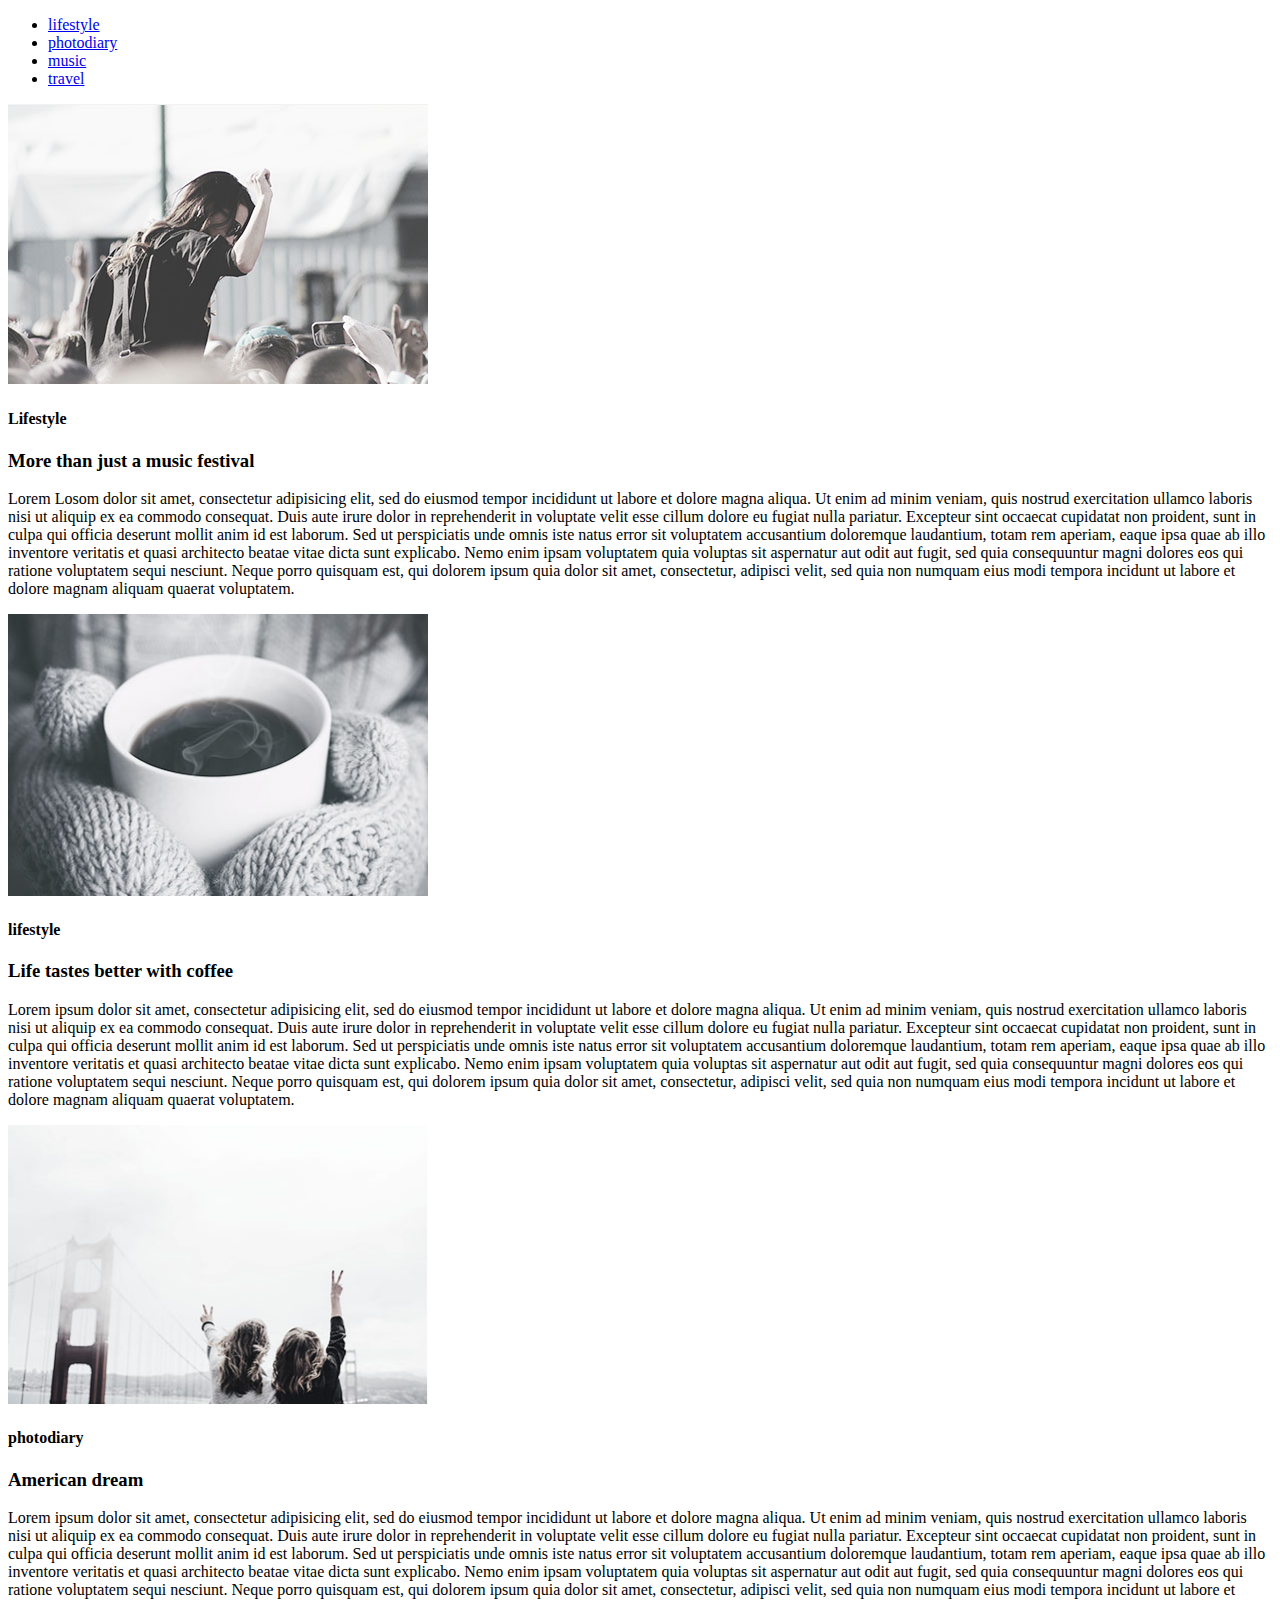
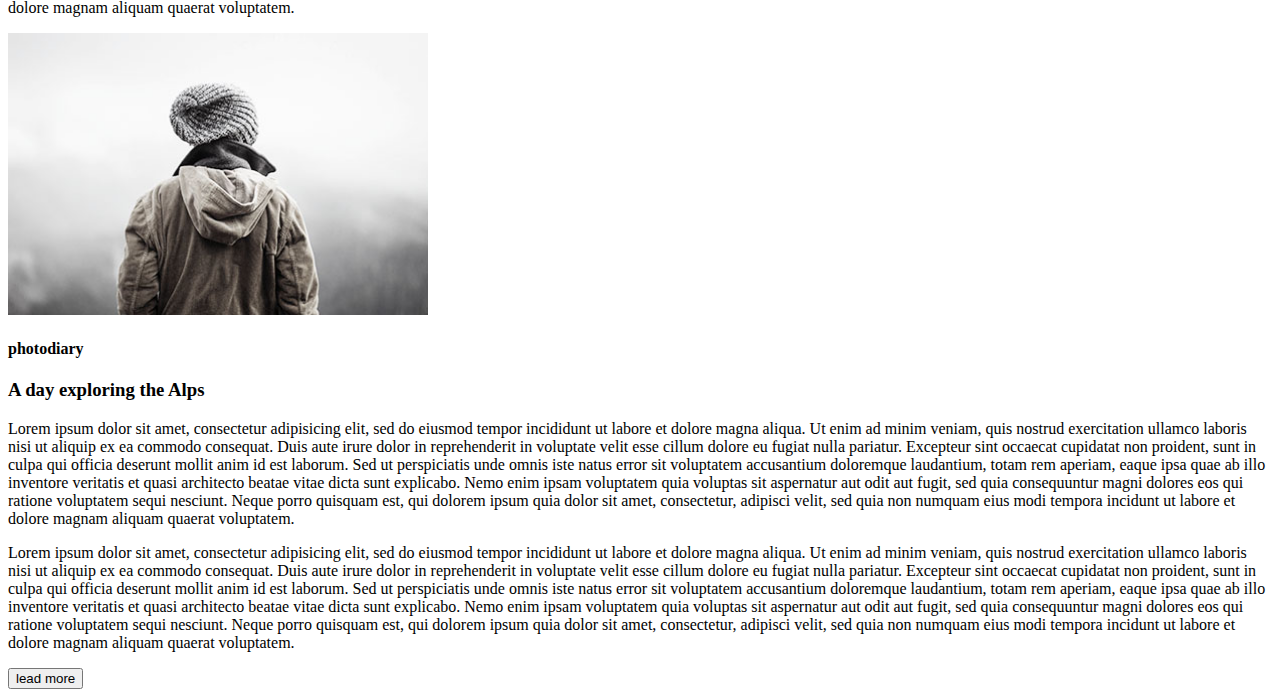
<file: index.html>
<!DOCTYPE html>
<html lang="en">
  <head>
    <meta charset="UTF-8" />
    <meta name="viewport" content="width=u, initial-scale=1.0" />
    <meta http-equiv="X-UA-Compatible" content="ie=edge" />
    <title>Document</title>
  </head>
  <body>
    <header>
      <nav>
        <ul>
          <li>
            <a href="#">lifestyle</a>
          </li>
          <li>
            <a href="#">photodiary</a>
          </li>
          <li>
            <a href="#">music</a>
          </li>
          <li>
            <a href="#">travel</a>
          </li>
        </ul>
      </nav>
    </header>
    <div class="cards">
    <div class="card 1">
      <img src="image/01.jpg" alt="lifestyle" width="420" />
      <h4>Lifestyle</h4>
      <h3>More than just a music festival</h3>
      <p>
        Lorem Losom dolor sit amet, consectetur adipisicing elit, sed do eiusmod
        tempor incididunt ut labore et dolore magna aliqua. Ut enim ad minim
        veniam, quis nostrud exercitation ullamco laboris nisi ut aliquip ex ea
        commodo consequat. Duis aute irure dolor in reprehenderit in voluptate
        velit esse cillum dolore eu fugiat nulla pariatur. Excepteur sint
        occaecat cupidatat non proident, sunt in culpa qui officia deserunt
        mollit anim id est laborum. Sed ut perspiciatis unde omnis iste natus
        error sit voluptatem accusantium doloremque laudantium, totam rem
        aperiam, eaque ipsa quae ab illo inventore veritatis et quasi architecto
        beatae vitae dicta sunt explicabo. Nemo enim ipsam voluptatem quia
        voluptas sit aspernatur aut odit aut fugit, sed quia consequuntur magni
        dolores eos qui ratione voluptatem sequi nesciunt. Neque porro quisquam
        est, qui dolorem ipsum quia dolor sit amet, consectetur, adipisci velit,
        sed quia non numquam eius modi tempora incidunt ut labore et dolore
        magnam aliquam quaerat voluptatem.
      </p>
    </div>
    </div>
    <div class="cards">
    <div class="card 2">
      <img src="image/02.jpg" alt="photodiary" width="420" />
      <h4>lifestyle</h4>
      <h3>Life tastes better with coffee</h3>
      <p>
        Lorem ipsum dolor sit amet, consectetur adipisicing elit, sed do eiusmod
        tempor incididunt ut labore et dolore magna aliqua. Ut enim ad minim
        veniam, quis nostrud exercitation ullamco laboris nisi ut aliquip ex ea
        commodo consequat. Duis aute irure dolor in reprehenderit in voluptate
        velit esse cillum dolore eu fugiat nulla pariatur. Excepteur sint
        occaecat cupidatat non proident, sunt in culpa qui officia deserunt
        mollit anim id est laborum. Sed ut perspiciatis unde omnis iste natus
        error sit voluptatem accusantium doloremque laudantium, totam rem
        aperiam, eaque ipsa quae ab illo inventore veritatis et quasi architecto
        beatae vitae dicta sunt explicabo. Nemo enim ipsam voluptatem quia
        voluptas sit aspernatur aut odit aut fugit, sed quia consequuntur magni
        dolores eos qui ratione voluptatem sequi nesciunt. Neque porro quisquam
        est, qui dolorem ipsum quia dolor sit amet, consectetur, adipisci velit,
        sed quia non numquam eius modi tempora incidunt ut labore et dolore
        magnam aliquam quaerat voluptatem.
      </p>
    </div>
  </div>
  <div class="cards">
    <div class="card 3">
      <img src="image/03.jpg" alt="photodiary" width="420" />
      <h4>photodiary</h4>
      <h3>American dream</h3>
      <p>
        Lorem ipsum dolor sit amet, consectetur adipisicing elit, sed do eiusmod
        tempor incididunt ut labore et dolore magna aliqua. Ut enim ad minim
        veniam, quis nostrud exercitation ullamco laboris nisi ut aliquip ex ea
        commodo consequat. Duis aute irure dolor in reprehenderit in voluptate
        velit esse cillum dolore eu fugiat nulla pariatur. Excepteur sint
        occaecat cupidatat non proident, sunt in culpa qui officia deserunt
        mollit anim id est laborum. Sed ut perspiciatis unde omnis iste natus
        error sit voluptatem accusantium doloremque laudantium, totam rem
        aperiam, eaque ipsa quae ab illo inventore veritatis et quasi architecto
        beatae vitae dicta sunt explicabo. Nemo enim ipsam voluptatem quia
        voluptas sit aspernatur aut odit aut fugit, sed quia consequuntur magni
        dolores eos qui ratione voluptatem sequi nesciunt. Neque porro quisquam
        est, qui dolorem ipsum quia dolor sit amet, consectetur, adipisci velit,
        sed quia non numquam eius modi tempora incidunt ut labore et dolore
        magnam aliquam quaerat voluptatem. 
      </p>
    </div>
  </div>
  <div class="cards">
    <div class="card 4">
      <img src="image/04.jpg" alt="photodiary" width="420" />
      <h4>photodiary</h4>
      <h3>A day exploring the Alps</h3>
      <p>
        Lorem ipsum dolor sit amet, consectetur adipisicing elit, sed do eiusmod
        tempor incididunt ut labore et dolore magna aliqua. Ut enim ad minim
        veniam, quis nostrud exercitation ullamco laboris nisi ut aliquip ex ea
        commodo consequat. Duis aute irure dolor in reprehenderit in voluptate
        velit esse cillum dolore eu fugiat nulla pariatur. Excepteur sint
        occaecat cupidatat non proident, sunt in culpa qui officia deserunt
        mollit anim id est laborum. Sed ut perspiciatis unde omnis iste natus
        error sit voluptatem accusantium doloremque laudantium, totam rem
        aperiam, eaque ipsa quae ab illo inventore veritatis et quasi architecto
        beatae vitae dicta sunt explicabo. Nemo enim ipsam voluptatem quia
        voluptas sit aspernatur aut odit aut fugit, sed quia consequuntur magni
        dolores eos qui ratione voluptatem sequi nesciunt. Neque porro quisquam
        est, qui dolorem ipsum quia dolor sit amet, consectetur, adipisci velit,
        sed quia non numquam eius modi tempora incidunt ut labore et dolore
        magnam aliquam quaerat voluptatem.
        <p>
          Lorem ipsum dolor sit amet, consectetur adipisicing elit, sed do eiusmod
          tempor incididunt ut labore et dolore magna aliqua. Ut enim ad minim
          veniam, quis nostrud exercitation ullamco laboris nisi ut aliquip ex ea
          commodo consequat. Duis aute irure dolor in reprehenderit in voluptate
          velit esse cillum dolore eu fugiat nulla pariatur. Excepteur sint
          occaecat cupidatat non proident, sunt in culpa qui officia deserunt
          mollit anim id est laborum. Sed ut perspiciatis unde omnis iste natus
          error sit voluptatem accusantium doloremque laudantium, totam rem
          aperiam, eaque ipsa quae ab illo inventore veritatis et quasi architecto
          beatae vitae dicta sunt explicabo. Nemo enim ipsam voluptatem quia
          voluptas sit aspernatur aut odit aut fugit, sed quia consequuntur magni
          dolores eos qui ratione voluptatem sequi nesciunt. Neque porro quisquam
          est, qui dolorem ipsum quia dolor sit amet, consectetur, adipisci velit,
          sed quia non numquam eius modi tempora incidunt ut labore et dolore
          magnam aliquam quaerat voluptatem.
        </p>
      </p>
    </div>
  </div>
    <footer>
      <button>lead more</button>
    </footer>
  </body>
</html>
</file>
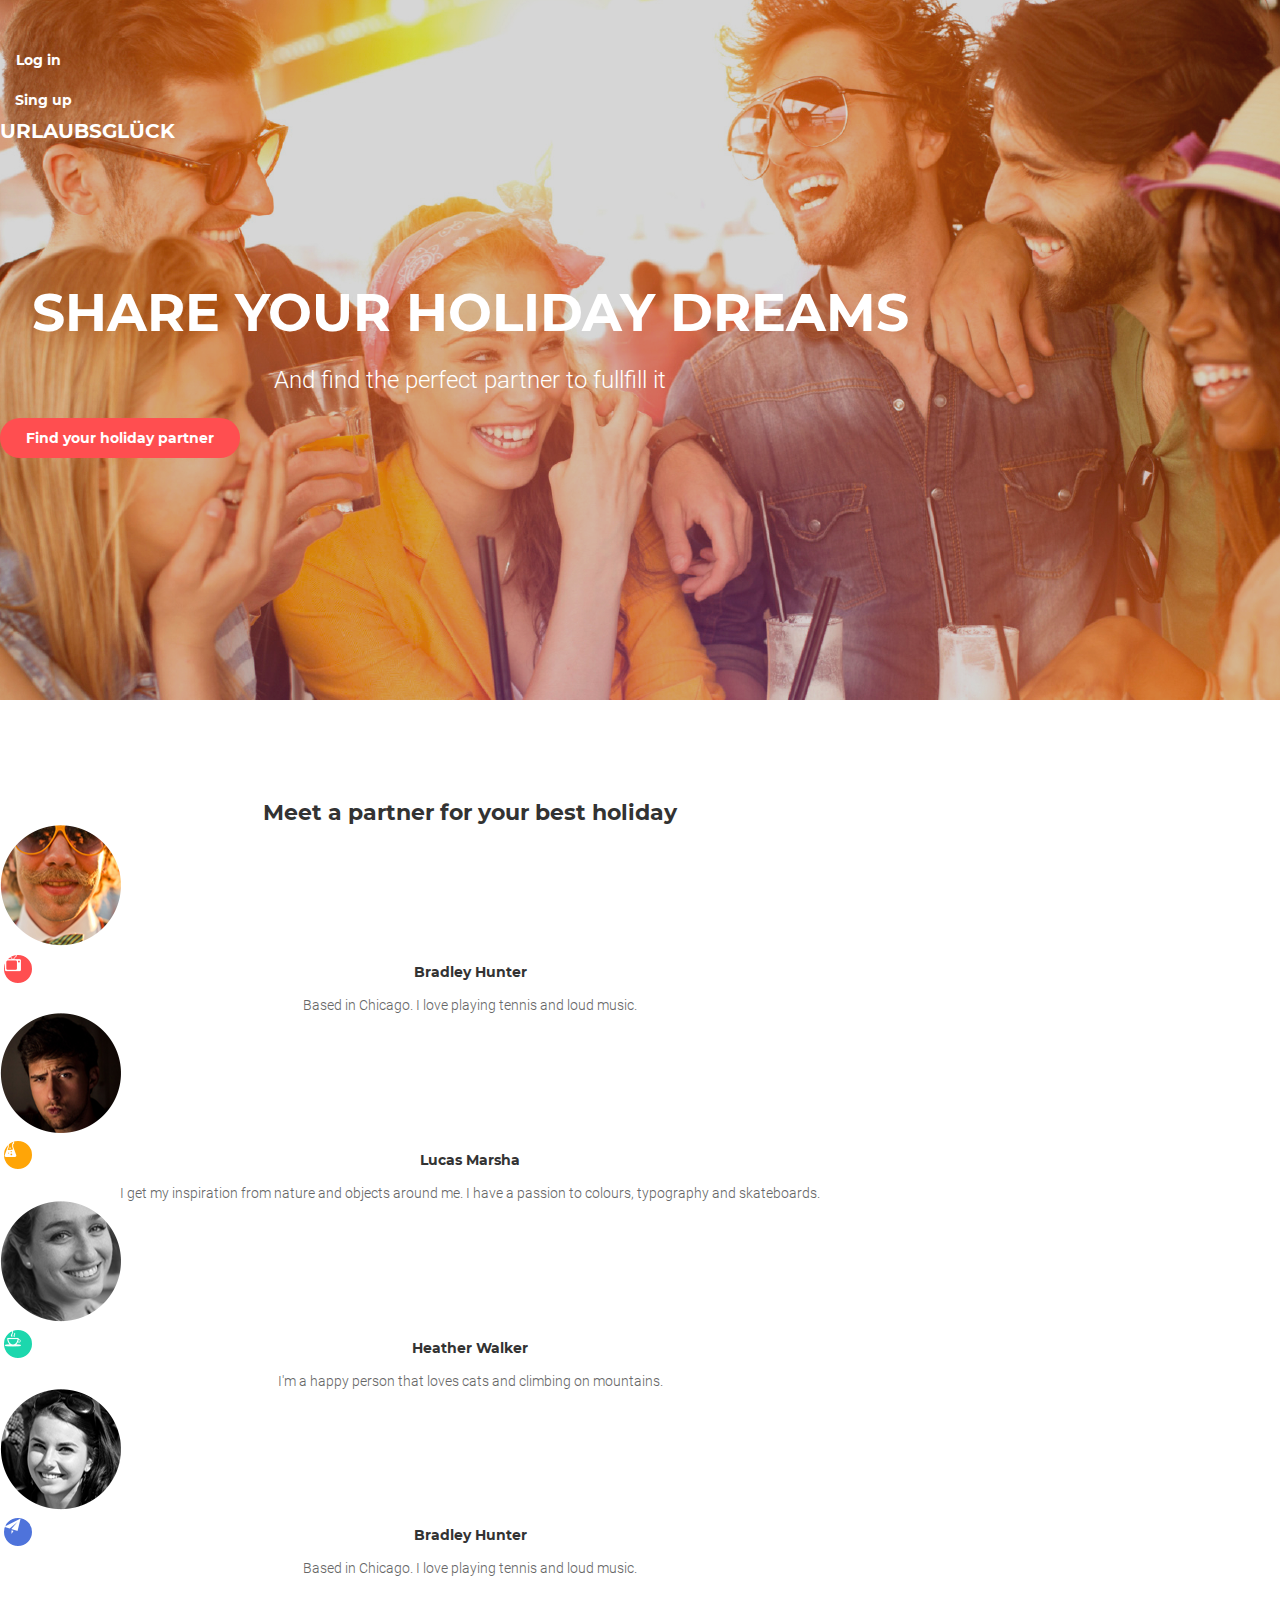
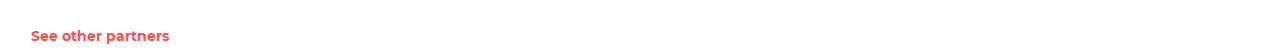
<file: module-09v2/index.html>
<!DOCTYPE html>
<html lang="en">

<head>
    <meta charset="UTF-8">
    <meta name="viewport" content="width=device-width, initial-scale=1.0">
    <meta http-equiv="X-UA-Compatible" content="ie=edge">
    <link rel="stylesheet" href="https://maxcdn.bootstrapcdn.com/bootstrap/4.0.0-beta.2/css/bootstrap.min.css"
        integrity="sha384-PsH8R72JQ3SOdhVi3uxftmaW6Vc51MKb0q5P2rRUpPvrszuE4W1povHYgTpBfshb" crossorigin="anonymous">
    <link rel="stylesheet" href="./css/normalize.css">
    <link rel="stylesheet" href="./css/style.css">
    <link rel="stylesheet" href="./css/media.css">
    <link rel="stylesheet" href="./css/fonts.css">
    <title>Module09</title>
</head>

<body>
    <header class="header">
        <div class="container">
            <div class="row">
                <div class="col-12 col-md-4 col-lg-2 justify-content-lg-end order-md-3">
                    <div class="row">
                        <div class="col-6 p-0 d-flex justify-content-end">
                            <button class="header__btn btn--login">Log in</button>
                        </div>
                        <div class="col-6 pl-1">
                            <button class="header__btn btn--singup">Sing up</button>
                        </div>
                    </div>
                </div>
                <div class="col-md-4 col-lg-8 order-md-2  header__space"></div>
                <div
                    class="col-12 col-md-4 col-lg-2 p-0 d-flex justify-content-center justify-content-lg-start order-md-1">
                    <h2 class="header__name">URLAUBSGLÜCK</h2>
                </div>
            </div>
            <div class="row d-flex justify-content-center ">
                <div class="col-12 col-md-10 col-lg-7 p-0">
                    <h3 class="header__title mb-0">Share your holiday dreams</h3>
                </div>
                <div class="col-10 col-md-8 p-0">
                    <p class="header__paragraph mb-0">And find the perfect partner to fullfill it</p>
                </div>
                <div class="col-12 p-0 d-flex justify-content-center">
                    <button class="header__btn btn--search">Find your holiday partner</button>
                </div>
            </div>
        </div>
    </header>
    <main class="main">
        <div class="container pt-0">
            <div class="row">
                <div class="col-12 p-0">
                    <h3 class="main__title">Meet a partner for your best holiday</h3>
                </div>
            </div>
            <div class="row col-md-8 col-lg-12 mx-auto">
                <div class="col-10 col-md-6 col-lg-3 mx-auto pt-4 pb-4 order-md-1">
                    <div class="mx-auto">
                        <div class="people__img d-flex justify-content-center">
                            <img src="./img/Layer 6.png" alt="Photo Bradley Hunter">
                            <div class="d-flex justify-content-end align-items-end">
                                <div class="icon red d-flex justify-content-center align-items-center">
                                    <img src="./img/Shape 128.png" alt="TV">
                                </div>
                            </div>
                        </div>
                        <div class="col-12 p-0">
                            <h4 class="people__name">Bradley Hunter</h4>
                            <p class="people__desc">Based in Chicago. I love playing tennis and loud music.</p>
                        </div>
                    </div>
                </div>
                <div class="col-10 col-md-6 col-lg-3 mx-auto pt-4 pb-4 order-md-3">
                    <div class="mx-auto">
                        <div class="people__img d-flex justify-content-center">
                            <img src="./img/Layer 8.png" alt="Photo Bradley Hunter">
                            <div class="d-flex justify-content-end align-items-end">
                                <div class="icon yellow d-flex justify-content-center align-items-center">
                                    <img src="./img/Shape 155.png" alt="TV">
                                </div>
                            </div>
                        </div>
                        <div class="col-12 p-0">
                            <h4 class="people__name">Lucas Marsha</h4>
                            <p class="people__desc">I get my inspiration from nature and objects around me. I have a
                                passion to colours, typography and skateboards.</p>
                        </div>
                    </div>
                </div>
                <div class="col-10 col-md-6 col-lg-3 mx-auto pt-4 pb-4 order-md-2">
                    <div class="mx-auto">
                        <div class="people__img d-flex justify-content-center">
                            <img src="./img/Layer 7.png" alt="Photo Bradley Hunter">
                            <div class="d-flex justify-content-end align-items-end">
                                <div class="icon green d-flex justify-content-center align-items-center">
                                    <img src="./img/Shape 153.png" alt="TV">
                                </div>
                            </div>
                        </div>
                        <div class="col-12 p-0">
                            <h4 class="people__name">Heather Walker</h4>
                            <p class="people__desc">I'm a happy person that loves cats and climbing on mountains.</p>
                        </div>
                    </div>
                </div>
                <div class="col-10 col-md-6 col-lg-3 mx-auto pt-4 pb-4 order-md-4">
                    <div class="mx-auto">
                        <div class="people__img d-flex justify-content-center">
                            <img src="./img/Layer 10.png" alt="Photo Bradley Hunter">
                            <div class="d-flex justify-content-end align-items-end">
                                <div class="icon blue d-flex justify-content-center align-items-center">
                                    <img src="./img/Shape 170.png" alt="TV">
                                </div>
                            </div>
                        </div>
                        <div class="col-12 p-0">
                            <h4 class="people__name">Bradley Hunter</h4>
                            <p class="people__desc">Based in Chicago. I love playing tennis and loud music.</p>
                        </div>
                    </div>
                </div>
            </div>
        </div>
    </main>
    <footer>
        <div class="container pt-0">
            <div class="row">
                <div class="col-12 p-0 mb-3 d-flex justify-content-center">
                    <button class="footer__btn">See other partners</button>
                </div>
            </div>
        </div>
    </footer>

</body>

</html>
</file>
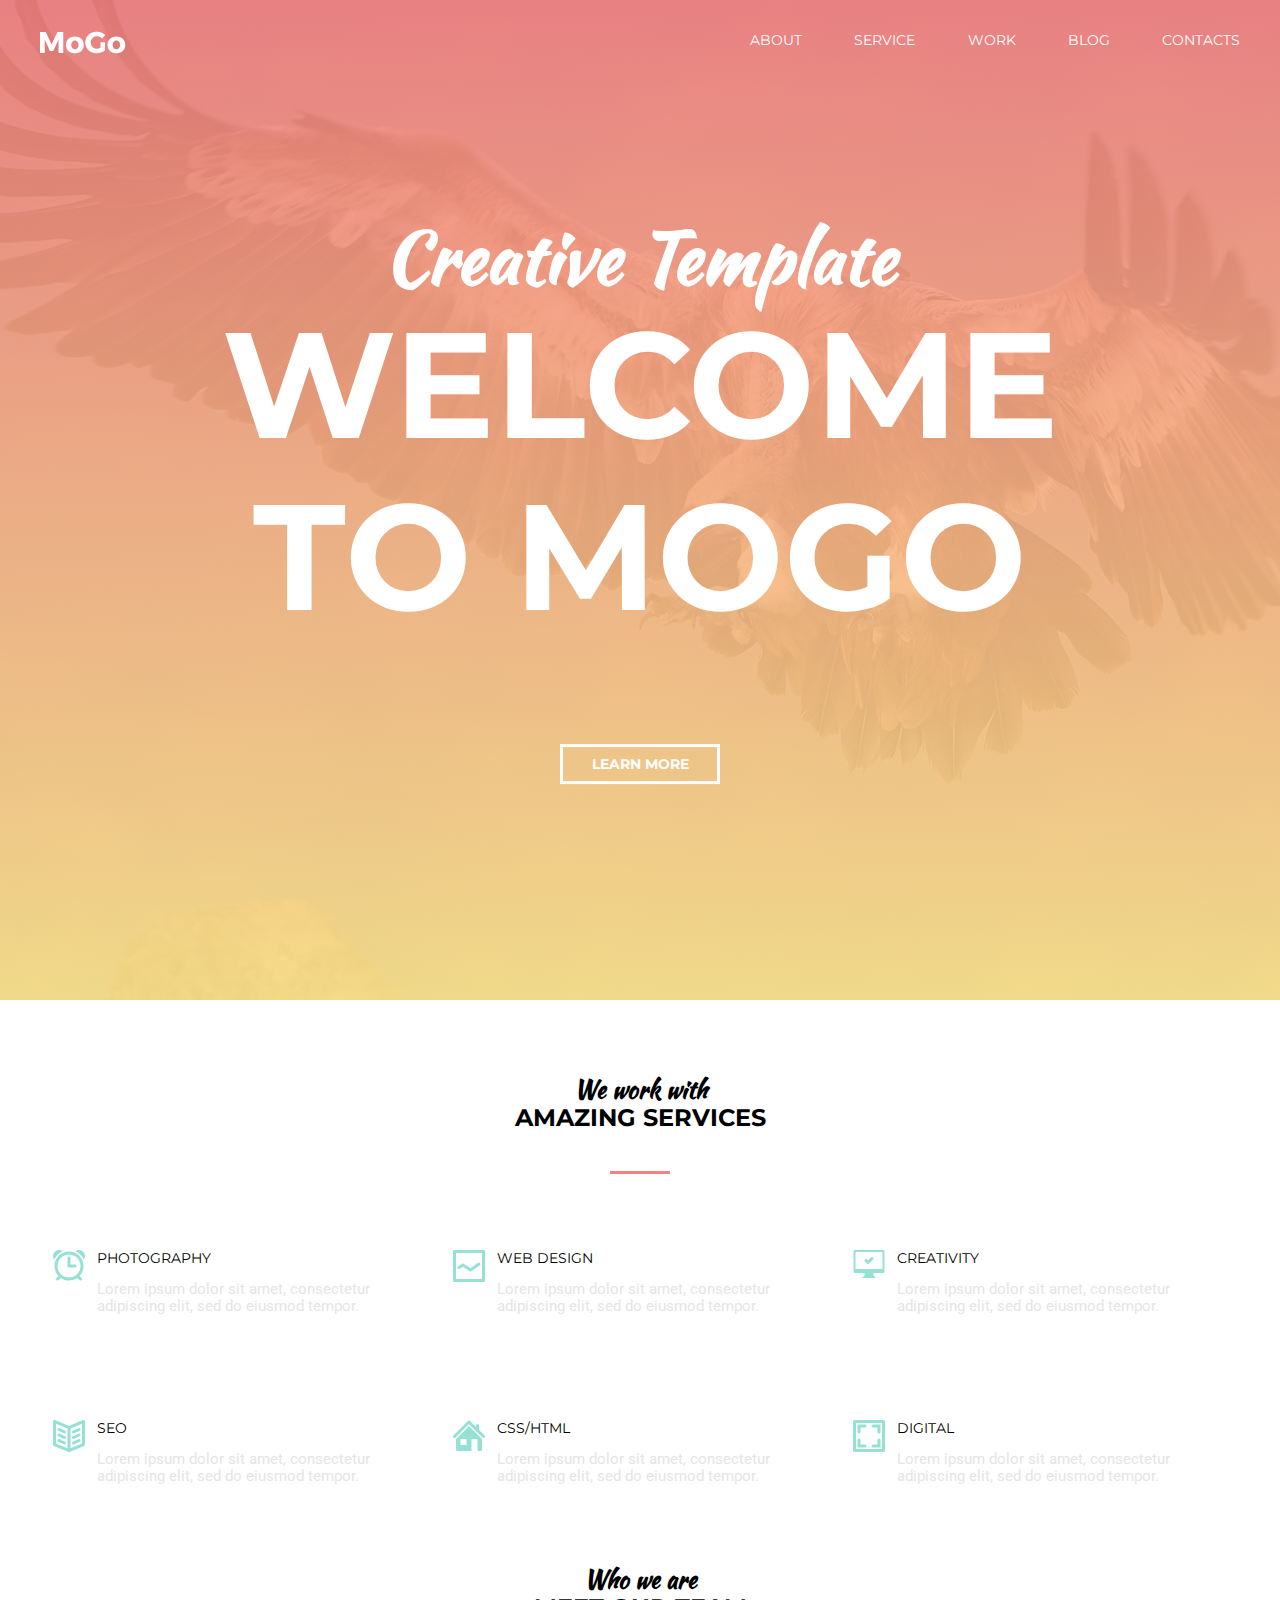
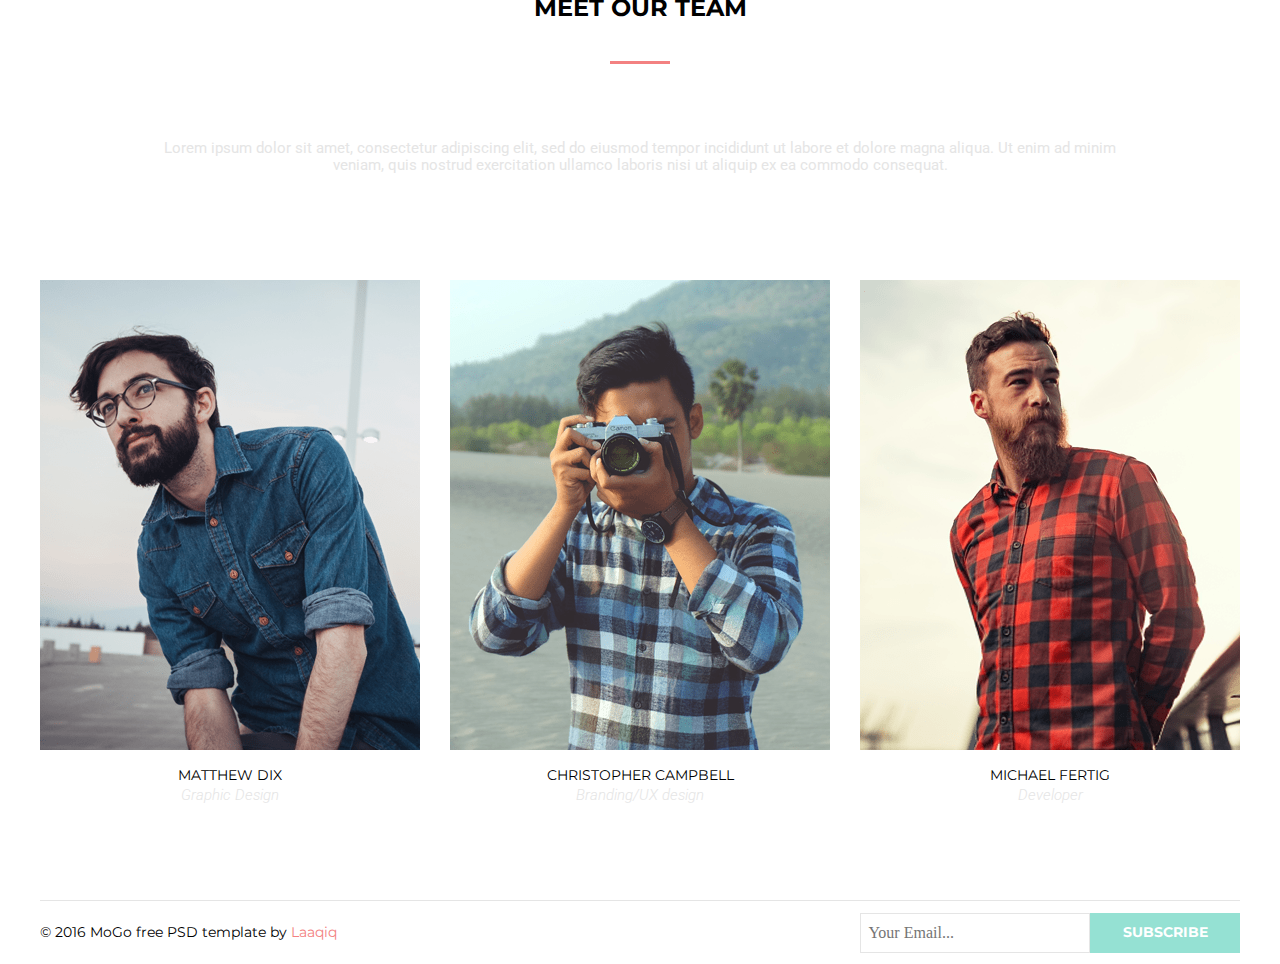
<file: module-10/index.html>
<!DOCTYPE html>
<html lang="en">

<head>
    <meta charset="UTF-8">
    <meta name="viewport" content="width=device-width, initial-scale=1.0">
    <meta http-equiv="X-UA-Compatible" content="ie=edge">
    <link rel="stylesheet" href="./css/normalize.css">
       <link rel="stylesheet" href="./css/style.css">
       <link rel="stylesheet" href="./css/madia.css">
    <link
        href="https://fonts.googleapis.com/css?family=Kaushan+Script|Montserrat:400,400i,700,700i|Roboto:300i,400&display=swap"
        rel="stylesheet">
    <title>Module10</title>
</head>

<body>
    <section class="background">
        <div class="background--img"></div>
        <div class="background--color"></div>
        <header class="header container ai--c jc--sb pos__center--x">
            <nav>
                <a href="#">
                    <img 
                    sizes="86px"
                    class="header__icon" 
                    srcset="./img/MoGo.png 86w, ./img/MoGo@2x.png 172w" 
                    src="./img/MoGo.png" 
                    alt="MoGo">
                </a>
            </nav>
            <ul class="header__menu jc--sb">
                <li class="menu__item"><a class="menu__link" href="#">about</a></li>
                <li class="menu__item"><a class="menu__link" href="#">service</a></li>
                <li class="menu__item"><a class="menu__link" href="#">work</a></li>
                <li class="menu__item"><a class="menu__link" href="#">blog</a></li>
                <li class="menu__item"><a class="menu__link" href="#">contacts</a></li>
            </ul>
        </header>
        <div class="title--bg jc--c ai--c pos--a z--10 pos__center">
            <div class="title__text jc--c ai--c">
                <h3 class="title__text--grate">Creative Template</h3>
                <h2 class="title__text--verygrate">Welcome to MoGo</h2>
            </div>
            <button class="btn btn--more" type="submit">Learn more</button>
        </div>
    </section>

    <main class="main container">
        <section>
            <div class="title jc--c ai--c">
                <div class="title__text jc--c ai--c">
                    <h3 class="title__text--little">We work with</h3>
                    <h2 class="title__text--big">Amazing Services</h2>
                </div>
            </div>
            <ul class="services jc--sb ai--sb ">
                <li class="service__item">
                    <div class="service__img jc--c ai--c">
                        <object data="./img/ALARM.svg" type="image/svg+xml"></object>
                    </div>
                    <div>
                        <h4 class="service__title">Photography</h4>
                        <p class="service__desc">Lorem ipsum dolor sit amet, consectetur adipiscing elit, sed do eiusmod
                            tempor.</p>
                    </div>
                </li>
                <li class="service__item">
                    <div class="service__img jc--c ai--c">
                        <object data="./img/LINE GRAPH.svg" type="image/svg+xml"></object>
                    </div>
                    <div>
                        <h4 class="service__title">Web Design</h4>
                        <p class="service__desc">Lorem ipsum dolor sit amet, consectetur adipiscing elit, sed do eiusmod
                            tempor.</p>
                    </div>
                </li>
                <li class="service__item">
                    <div class="service__img jc--c ai--c">
                        <object data="./img/COMPUTER _ OK.svg" type="image/svg+xml"></object>
                    </div>
                    <div>
                        <h4 class="service__title">Creativity</h4>
                        <p class="service__desc">Lorem ipsum dolor sit amet, consectetur adipiscing elit, sed do eiusmod
                            tempor.</p>
                    </div>
                </li>
                <li class="service__item">
                    <div class="service__img jc--c ai--c">
                        <object data="./img/BOOK 2.svg" type="image/svg+xml"></object>
                    </div>
                    <div>
                        <h4 class="service__title">seo</h4>
                        <p class="service__desc">Lorem ipsum dolor sit amet, consectetur adipiscing elit, sed do eiusmod
                            tempor.</p>
                    </div>
                </li>
                <li class="service__item">
                    <div class="service__img jc--c ai--c">
                        <object data="./img/HOME.svg" type="image/svg+xml"></object>
                    </div>
                    <div>
                        <h4 class="service__title">Css/Html</h4>
                        <p class="service__desc">Lorem ipsum dolor sit amet, consectetur adipiscing elit, sed do eiusmod
                            tempor.</p>
                    </div>
                </li>
                <li class="service__item">
                    <div class="service__img jc--c ai--c">
                        <object data="./img/IMAGE.svg" type="image/svg+xml"></object>
                    </div>
                    <div>
                        <h4 class="service__title">digital</h4>
                        <p class="service__desc">Lorem ipsum dolor sit amet, consectetur adipiscing elit, sed do eiusmod
                            tempor.</p>
                    </div>
                </li>
            </ul>
        </section>
        <section>
            <div class="title jc--c ai--c">
                <div class="title__text jc--c ai--c">
                    <h3 class="title__text--little">Who we are</h3>
                    <h2 class="title__text--big">Meet our team</h2>
                </div>
            </div>
            <div class="team">
                <div class="team__text">
                    <p>Lorem ipsum dolor sit amet, consectetur adipiscing elit, sed do eiusmod tempor incididunt ut
                        labore
                        et dolore magna aliqua. Ut enim ad minim veniam, quis nostrud exercitation ullamco laboris nisi
                        ut
                        aliquip ex ea commodo consequat. </p>
                </div>
            </div>
            <ul class="peoples jc--sb">
                <li class="peoples__item">
                    <div class="peoples__img">
                        <div class="peoples__navigation jc--c ai--c">
                            <div class="peoples__wrap jc--sb">
                                <div class="peoples__icon jc--c ai--c">
                                    <div class="peoples__icon--img ">
                                        <svg width="13px" height="26px">
                                            <use href="./img/facebook.svg#facebook"></use>
                                        </svg>
                                    </div>
                                </div>
                                <div class="peoples__icon jc--c ai--c">
                                    <div class="peoples__icon--img ">
                                        <svg width="26px" height="22px">
                                            <use href="./img/twitter.svg#twitter"></use>
                                        </svg>
                                    </div>
                                </div>
                                <div class="peoples__icon jc--c ai--c">
                                    <div class="peoples__icon--img ">
                                        <svg width="21px" height="26px">
                                            <use href="./img/pinterest.svg#pinterest"></use>
                                        </svg>
                                    </div>
                                </div>
                                <div class="peoples__icon jc--c ai--c">
                                    <div class="peoples__icon--img ">
                                        <svg width="26px" height="26px">
                                            <use href="./img/instagram.svg#instagram"></use>
                                        </svg>
                                    </div>
                                </div>
                            </div>
                        </div>
                        <img 
                        srcset="./img/1.png 380w, ./img/1@2x.png 760w" 
                        src="./img/1.png" 
                        alt="Matthew Dix" 
                        sizes="380px" 
                        height="470px">
                    </div>
                    <div class="peoples__text ai--c">
                        <div class="peoples__name">Matthew Dix</div>
                        <div class="peoples__position">Graphic Design</div>
                    </div>
                </li>
                <li class="peoples__item">
                    <div class="peoples__img">
                            <div class="peoples__navigation jc--c ai--c">
                                    <div class="peoples__wrap jc--sb">
                                        <div class="peoples__icon jc--c ai--c">
                                            <div class="peoples__icon--img ">
                                                <svg width="13px" height="26px">
                                                    <use href="./img/facebook.svg#facebook"></use>
                                                </svg>
                                            </div>
                                        </div>
                                        <div class="peoples__icon jc--c ai--c">
                                            <div class="peoples__icon--img ">
                                                <svg width="26px" height="22px">
                                                    <use href="./img/twitter.svg#twitter"></use>
                                                </svg>
                                            </div>
                                        </div>
                                        <div class="peoples__icon jc--c ai--c">
                                            <div class="peoples__icon--img ">
                                                <svg width="21px" height="26px">
                                                    <use href="./img/pinterest.svg#pinterest"></use>
                                                </svg>
                                            </div>
                                        </div>
                                        <div class="peoples__icon jc--c ai--c">
                                            <div class="peoples__icon--img ">
                                                <svg width="26px" height="26px">
                                                    <use href="./img/instagram.svg#instagram"></use>
                                                </svg>
                                            </div>
                                        </div>
                                    </div>
                                </div>
                        <img 
                        srcset="./img/2.png 380w, ./img/2@2x.png 760w" 
                        src="./img/2.png" 
                        alt="Christopher Campbell" 
                        sizes="380px" 
                        height="470px">
                    </div>
                    <div class="peoples__text ai--c">
                        <div class="peoples__name">Christopher Campbell</div>
                        <div class="peoples__position">Branding/UX design</div>
                    </div>
                </li>
                <li class="peoples__item">
                    <div class="peoples__img">
                            <div class="peoples__navigation jc--c ai--c">
                                    <div class="peoples__wrap jc--sb">
                                        <div class="peoples__icon jc--c ai--c">
                                            <div class="peoples__icon--img ">
                                                <svg width="13px" height="26px">
                                                    <use href="./img/facebook.svg#facebook"></use>
                                                </svg>
                                            </div>
                                        </div>
                                        <div class="peoples__icon jc--c ai--c">
                                            <div class="peoples__icon--img ">
                                                <svg width="26px" height="22px">
                                                    <use href="./img/twitter.svg#twitter"></use>
                                                </svg>
                                            </div>
                                        </div>
                                        <div class="peoples__icon jc--c ai--c">
                                            <div class="peoples__icon--img ">
                                                <svg width="21px" height="26px">
                                                    <use href="./img/pinterest.svg#pinterest"></use>
                                                </svg>
                                            </div>
                                        </div>
                                        <div class="peoples__icon jc--c ai--c">
                                            <div class="peoples__icon--img ">
                                                <svg width="26px" height="26px">
                                                    <use href="./img/instagram.svg#instagram"></use>
                                                </svg>
                                            </div>
                                        </div>
                                    </div>
                                </div>
                        <img
                        srcset="./img/3.png 380w, ./img/3@2x.png 760w" 
                        src="./img/3.png" 
                        alt="Michael Fertig" 
                        sizes="380px" 
                        height="470px">
                    </div>
                    <div class="peoples__text ai--c">
                        <div class="peoples__name">Michael Fertig</div>
                        <div class="peoples__position">Developer</div>
                    </div>
                </li>
            </ul>
        </section>
    </main>
    <footer class="footer jc--sb ai--c container">
        <div class="footer__text">
            <div>© 2016 MoGo free PSD template by </div>
            <div class="footer__text--bg">Laaqiq</div>
        </div>
        <form class="footer__form" action="#">
            <input class="footer__input" type="email" id="email" name="email" placeholder="  Your Email...">
            <button class="btn btn--submit" type="submit">Subscribe</button>
        </form>
    </footer>
</body>

</html>
</file>
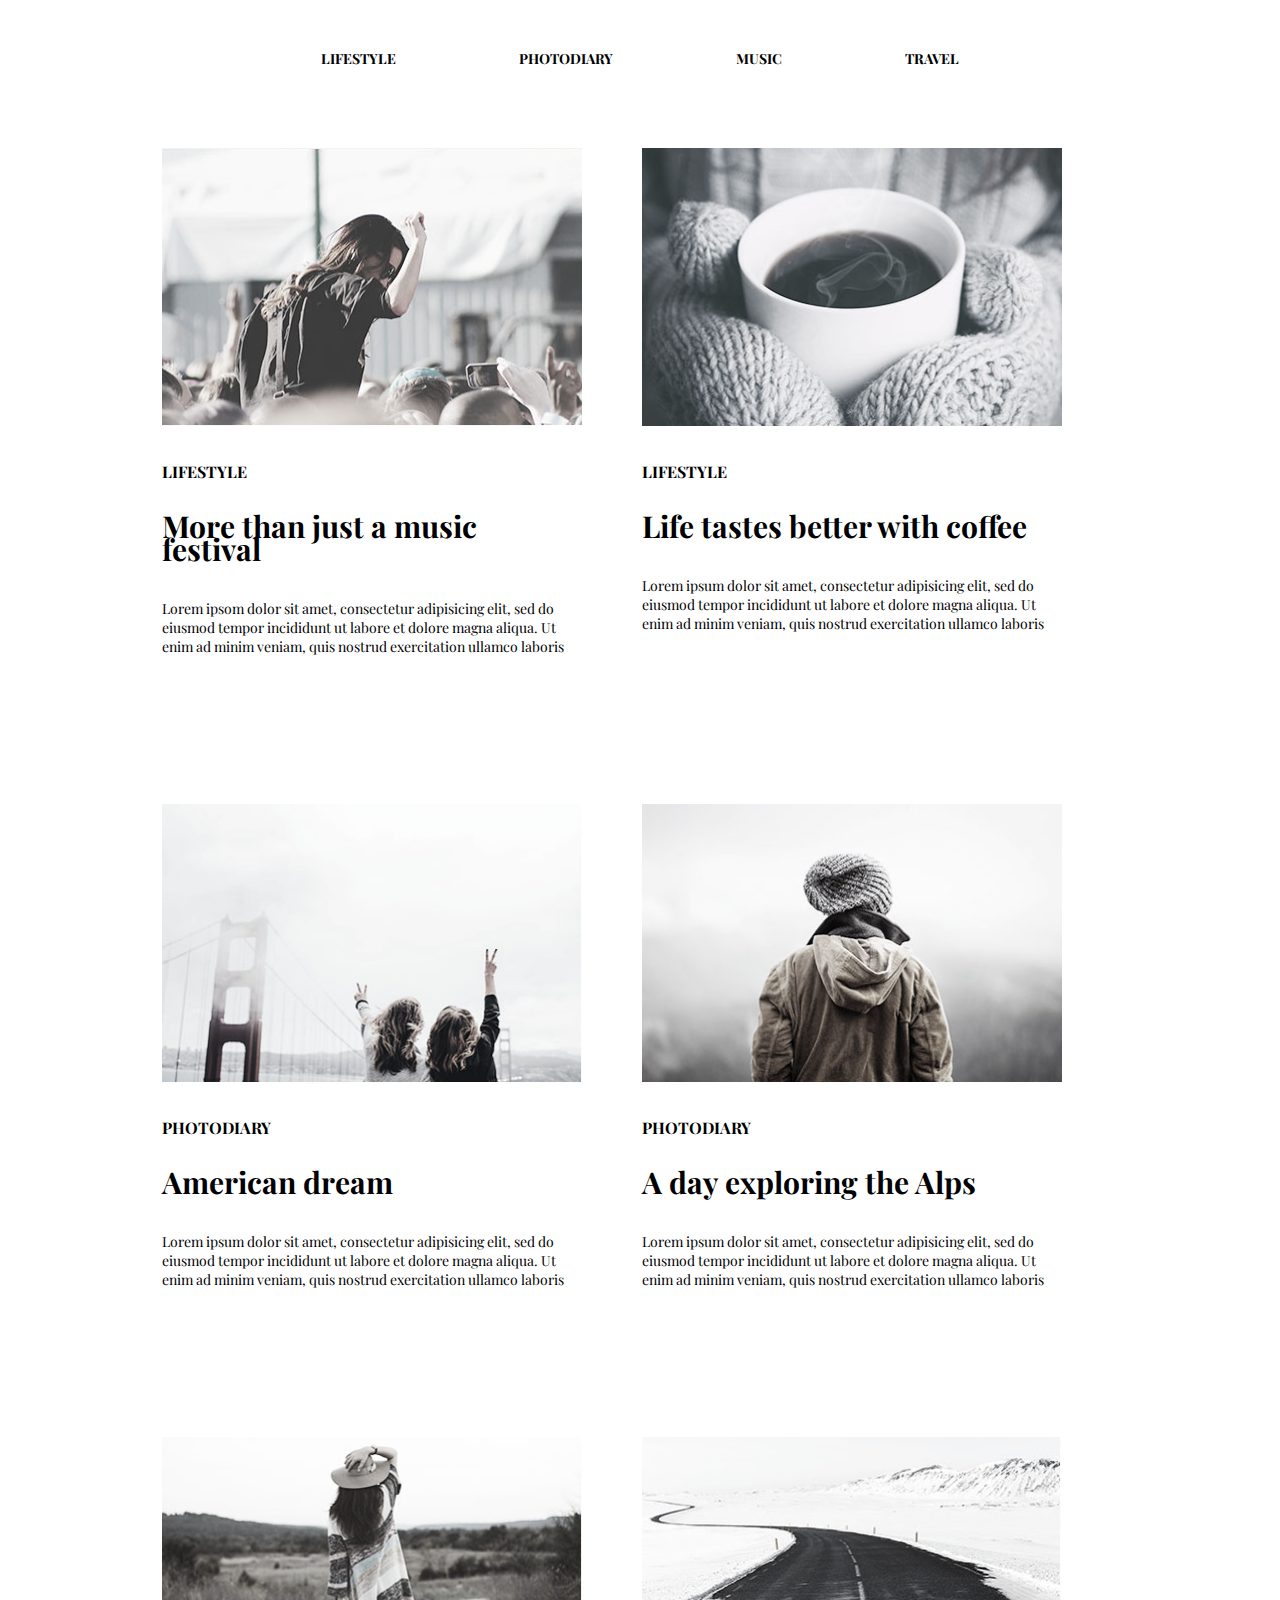
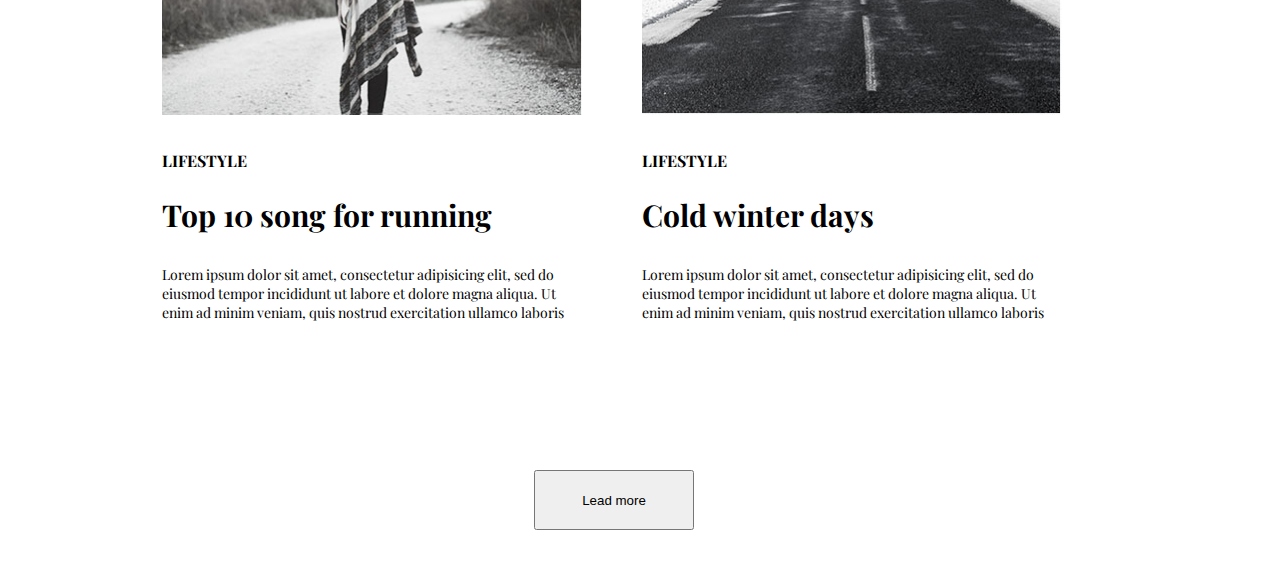
<file: module-3/index.html>
<!DOCTYPE html>
<html lang="en">
 <head>
   <meta charset="UTF-8" />
   <meta name="viewport" content="width=u, initial-scale=1.0" />
   <meta http-equiv="X-UA-Compatible" content="ie=edge" />
   <link href="https://fonts.googleapis.com/css?family=Playfair+Display" rel="stylesheet">
   <link rel="stylesheet" href="css/style.css" />
   <title>Document</title>
 </head>
 <body>
   <header>
     <nav>
       <ul>
         <li>
           <a href="#" class="lifet">Lifestyle</a>
         </li>
         <li>
           <a href="#">Photodiary</a>
         </li>
         <li>
           <a href="#">Music</a>
         </li>
         <li>
           <a href="#"class="lifet">Travel</a>
           </li>
      </ul>
     </nav>
   </header>
   <div class="wrapper">
      <div class="card">
       <img src="image/01.jpg" alt="lifestyle" width="420" height="278" />
       <h4>Lifestyle</h4>
       <h3>More than just a music festival</h3>
       <p>
         Lorem ipsom dolor sit amet, consectetur adipisicing elit, sed do
         eiusmod tempor incididunt ut labore et dolore magna aliqua. Ut enim ad
         minim veniam, quis nostrud exercitation ullamco laboris
       </p>
      </div>
   <div class="card">
       <img src="image/02.jpg" alt="photodiary" width="420" height="278" />
       <h4>Lifestyle</h4>
       <h3>Life tastes better with coffee</h3>
       <p>
            Lorem ipsum dolor sit amet, consectetur adipisicing elit, sed do
           eiusmod tempor incididunt ut labore et dolore magna aliqua. Ut enim ad
           minim veniam, quis nostrud exercitation ullamco laboris
         </p>
   </div>

   <div class="card">
     <img src="image/03.jpg" alt="photodiary" width="420" height="278" />
     <h4>Photodiary</h4>
     <h3>American dream</h3>
     <p>
       Lorem ipsum dolor sit amet, consectetur adipisicing elit, sed do eiusmod
       tempor incididunt ut labore et dolore magna aliqua. Ut enim ad minim
       veniam, quis nostrud exercitation ullamco laboris
     </p>
 </div>
 <div class="card">
     <img src="image/04.jpg" alt="photodiary" width="420" height="278"/>
     <h4>Photodiary</h4>
     <h3>A day exploring the Alps</h3>
     <p>
       Lorem ipsum dolor sit amet, consectetur adipisicing elit, sed do eiusmod
       tempor incididunt ut labore et dolore magna aliqua. Ut enim ad minim
       veniam, quis nostrud exercitation ullamco laboris
     </p>
 </div>
 <div class="card">
     <img src="image/05.jpg" alt="photodiary" width="420" height="278"/>
     <h4>Lifestyle</h4>
     <h3>Top 10 song for running</h3>
     <p>
       Lorem ipsum dolor sit amet, consectetur adipisicing elit, sed do eiusmod
       tempor incididunt ut labore et dolore magna aliqua. Ut enim ad minim
       veniam, quis nostrud exercitation ullamco laboris
     </p>
 </div>
 <div class="card">
     <img src="image/6.jpg" alt="photodiary" width="420" height="278" />
     <h4>Lifestyle</h4>
     <h3>Cold winter days</h3>
     <p>
       Lorem ipsum dolor sit amet, consectetur adipisicing elit, sed do eiusmod
       tempor incididunt ut labore et dolore magna aliqua. Ut enim ad minim
       veniam, quis nostrud exercitation ullamco laboris
     </p>
 </div>
</div>
   <footer>
     <button>Lead more</button>
   </footer>
 </body>
</html>
</file>
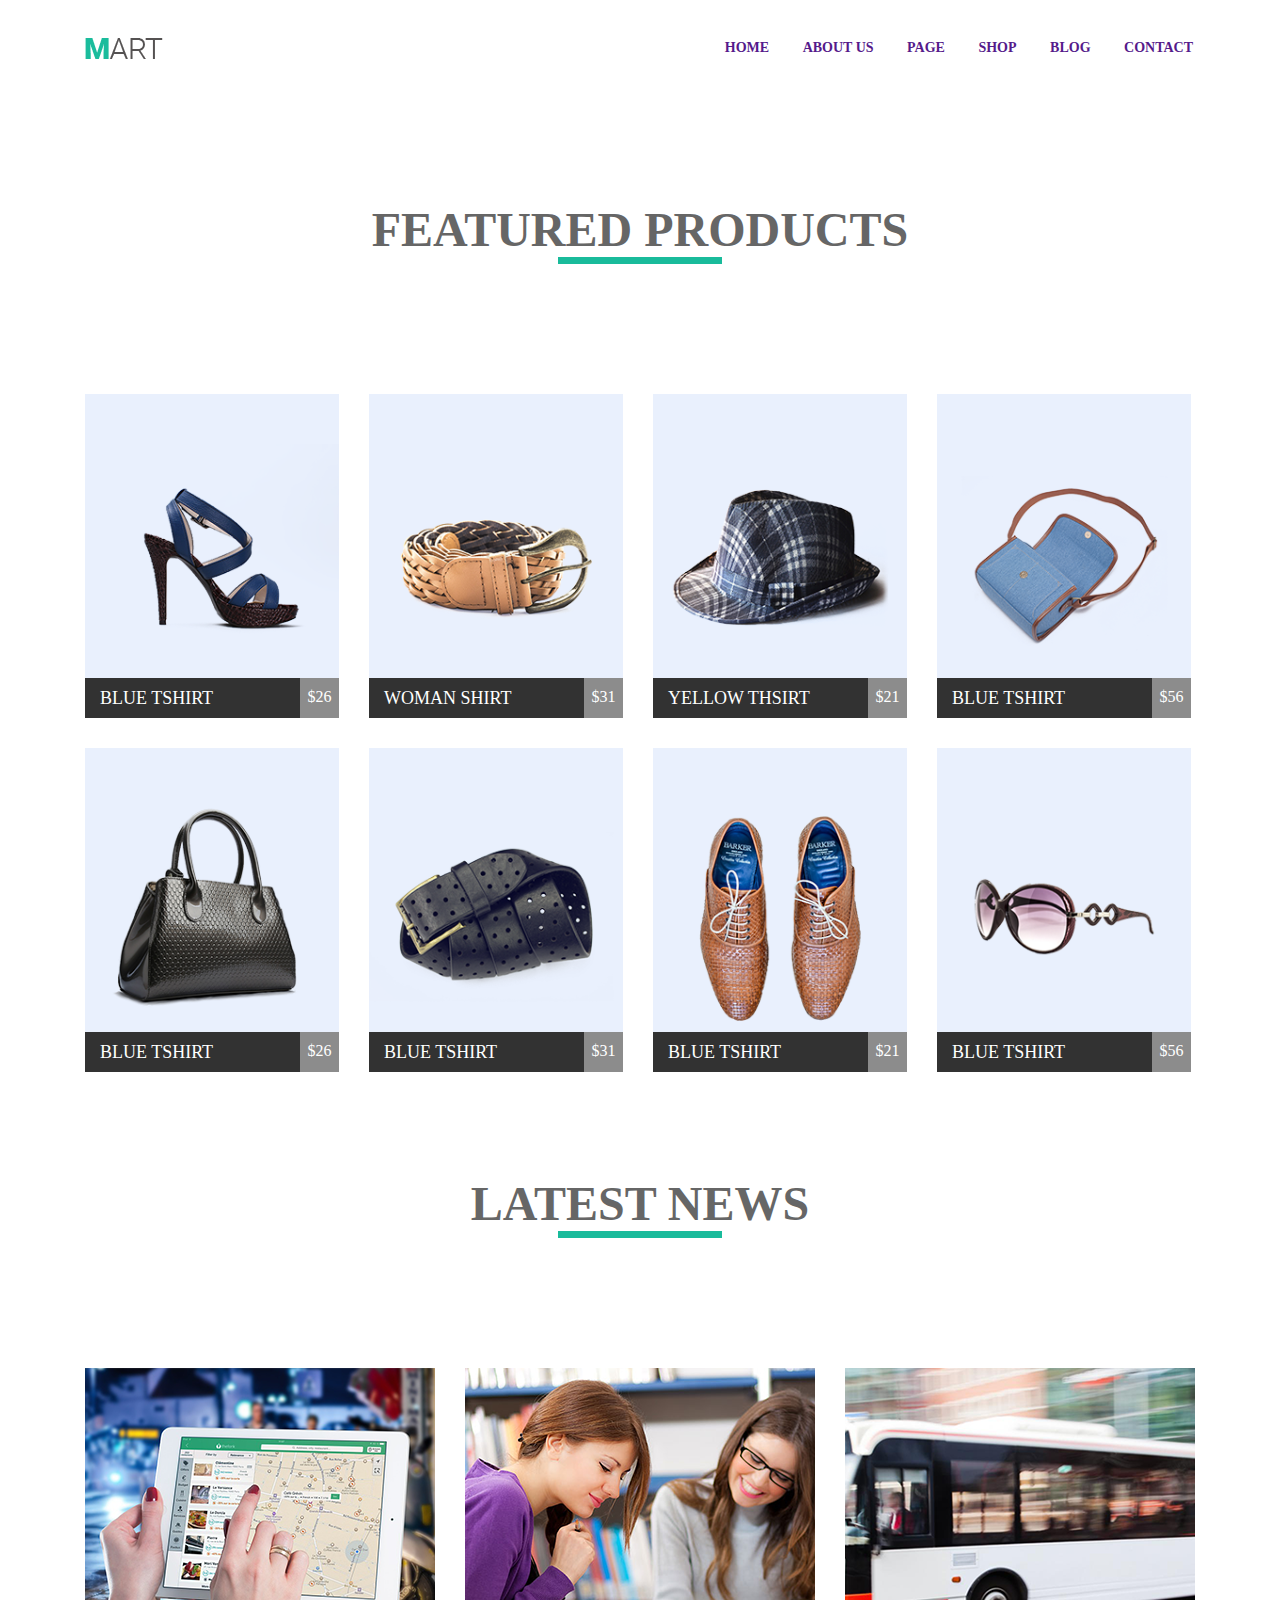
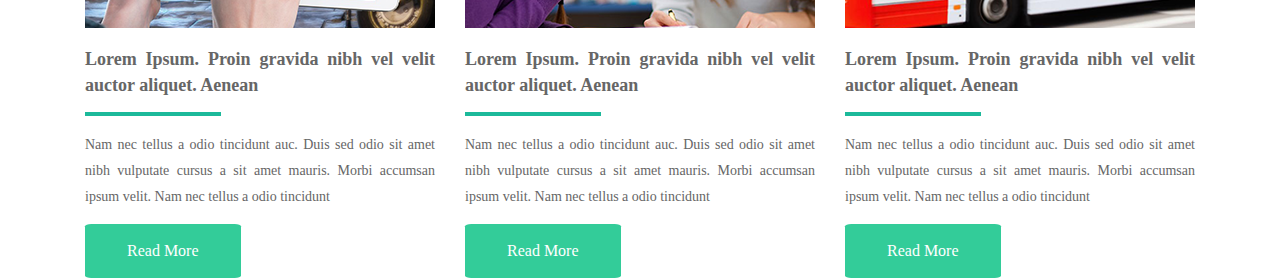
<file: module-4/index.html>
<!DOCTYPE html>
<html lang="en">
<head>
    <meta charset="UTF-8">
    <meta name="viewport" content="width=device-width, initial-scale=1.0">
    <meta http-equiv="X-UA-Compatible" content="ie=edge">
    <link rel="stylesheet" href="./css/normalize.css">
    <link rel="stylesheet" href="./css/style.css">
    <link rel="stylesheet" href="https://fonts.googleapis.com/css?family=Open+Sans:400,600,700%7CRoboto:300,600,900">
    <title>Document</title>
</head>
<body>
    <header class="page-header container">
        <nav class="page-nav">
            <a href="#" class="site-logo">
                <img src="./image/mart.png" width="78" height="21" alt="site-logo">
            </a>
            <ul class="site-navigation">
              <li><a href="">home</a></li>
              <li><a href="">about us</a></li>
              <li><a href="">page</a></li>
              <li><a href="">shop</a></li>
              <li><a href="">blog</a></li>
              <li><a href="">contact</a></li>
            </ul>
        </nav>
    </header>
   
<main class="container">

        <section class="featured">
            <h2 class="featured-title">Featured Products</h2>
            <div class="featured-products clearfix">
            <div class="featured-products-item">
                <div class="image-product"><img src="./image/product1.png" alt=""></div> 
                <div class="name-product">blue tshirt</div>
                <div class="price-product">26</div>
           
             </div>
            <div class="featured-products-item">
                    <div class="image-product"><img src="./image/product2.png" alt=""></div> 
                    <div class="name-product">woman shirt</div>
                    <div class="price-product">31</div>
            </div>
            <div class="featured-products-item">
                    <div class="image-product"><img src="./image/product3.png" alt=""></div> 
                    <div class="name-product">yellow thsirt</div>
                    <div class="price-product">21</div>
            </div>
            <div class="featured-products-item">
                    <div class="image-product"><img src="./image/product4.png" alt=""></div> 
                    <div class="name-product">blue tshirt</div>
                    <div class="price-product">56</div>
            </div>
            <div class="featured-products-item">
                    <div class="image-product"><img src="./image/product5.png" alt=""></div> 
                    <div class="name-product">blue tshirt</div>
                    <div class="price-product">26</div>
            </div>
            <div class="featured-products-item">
                    <div class="image-product"><img src="./image/product6.png" alt=""></div> 
                <div class="name-product">blue tshirt</div>
                <div class="price-product">31</div>
            </div>
            <div class="featured-products-item">
                    <div class="image-product"><img src="./image/product7.png" alt=""></div> 
                    <div class="name-product">blue tshirt</div>
                    <div class="price-product">21</div>
            </div>
            <div class="featured-products-item">
                    <div class="image-product"><img src="./image/product8.png" alt=""></div> 
                <div class="name-product">blue tshirt</div>
                <div class="price-product">56</div>
            </div>
        </div>
        </section> 
        <!-- News -->
    
        <section class="news">
        <h2 class="featured-title">latest news</h2>   
            <div class="news-list clearfix">
                <div class="news-list-item">
                    <img class="news-list-image" src="./image/Untitled-1.png" alt="" >
                    <h3 class="news-list-title">Lorem Ipsum. Proin gravida nibh vel velit auctor aliquet. Aenean </h3>
                    <p class="news-list-text">Nam nec tellus a odio tincidunt auc. Duis sed odio sit amet nibh vulputate
                            cursus a sit amet mauris. Morbi accumsan ipsum velit. Nam nec tellus a odio tincidunt</p>
                    <button class="news-button">Read More</button>
                </div>
                <div class="news-list-item">
                        <img class="news-list-image" src="./image/Untitled-2.png" alt="">
                        <h3 class="news-list-title">Lorem Ipsum. Proin gravida nibh vel velit auctor aliquet. Aenean </h3>
                        <p class="news-list-text">Nam nec tellus a odio tincidunt auc. Duis sed odio sit amet nibh vulputate
                                cursus a sit amet mauris. Morbi accumsan ipsum velit. Nam nec tellus a odio tincidunt</p>
                         <button class="news-button">Read More</button>
                </div>
                <div class="news-list-item"> 
                        <img class="news-list-image" src="./image/Untitled-3.png" alt="">
                        <h3 class="news-list-title">Lorem Ipsum. Proin gravida nibh vel velit auctor aliquet. Aenean </h3>
                        <p class="news-list-text">Nam nec tellus a odio tincidunt auc. Duis sed odio sit amet nibh vulputate
                                cursus a sit amet mauris. Morbi accumsan ipsum velit. Nam nec tellus a odio tincidunt</p>
                        <button class="news-button">Read More</button>
                </div>
            </div>
        </section>
    </main> 
    
</body>
</html>
</file>
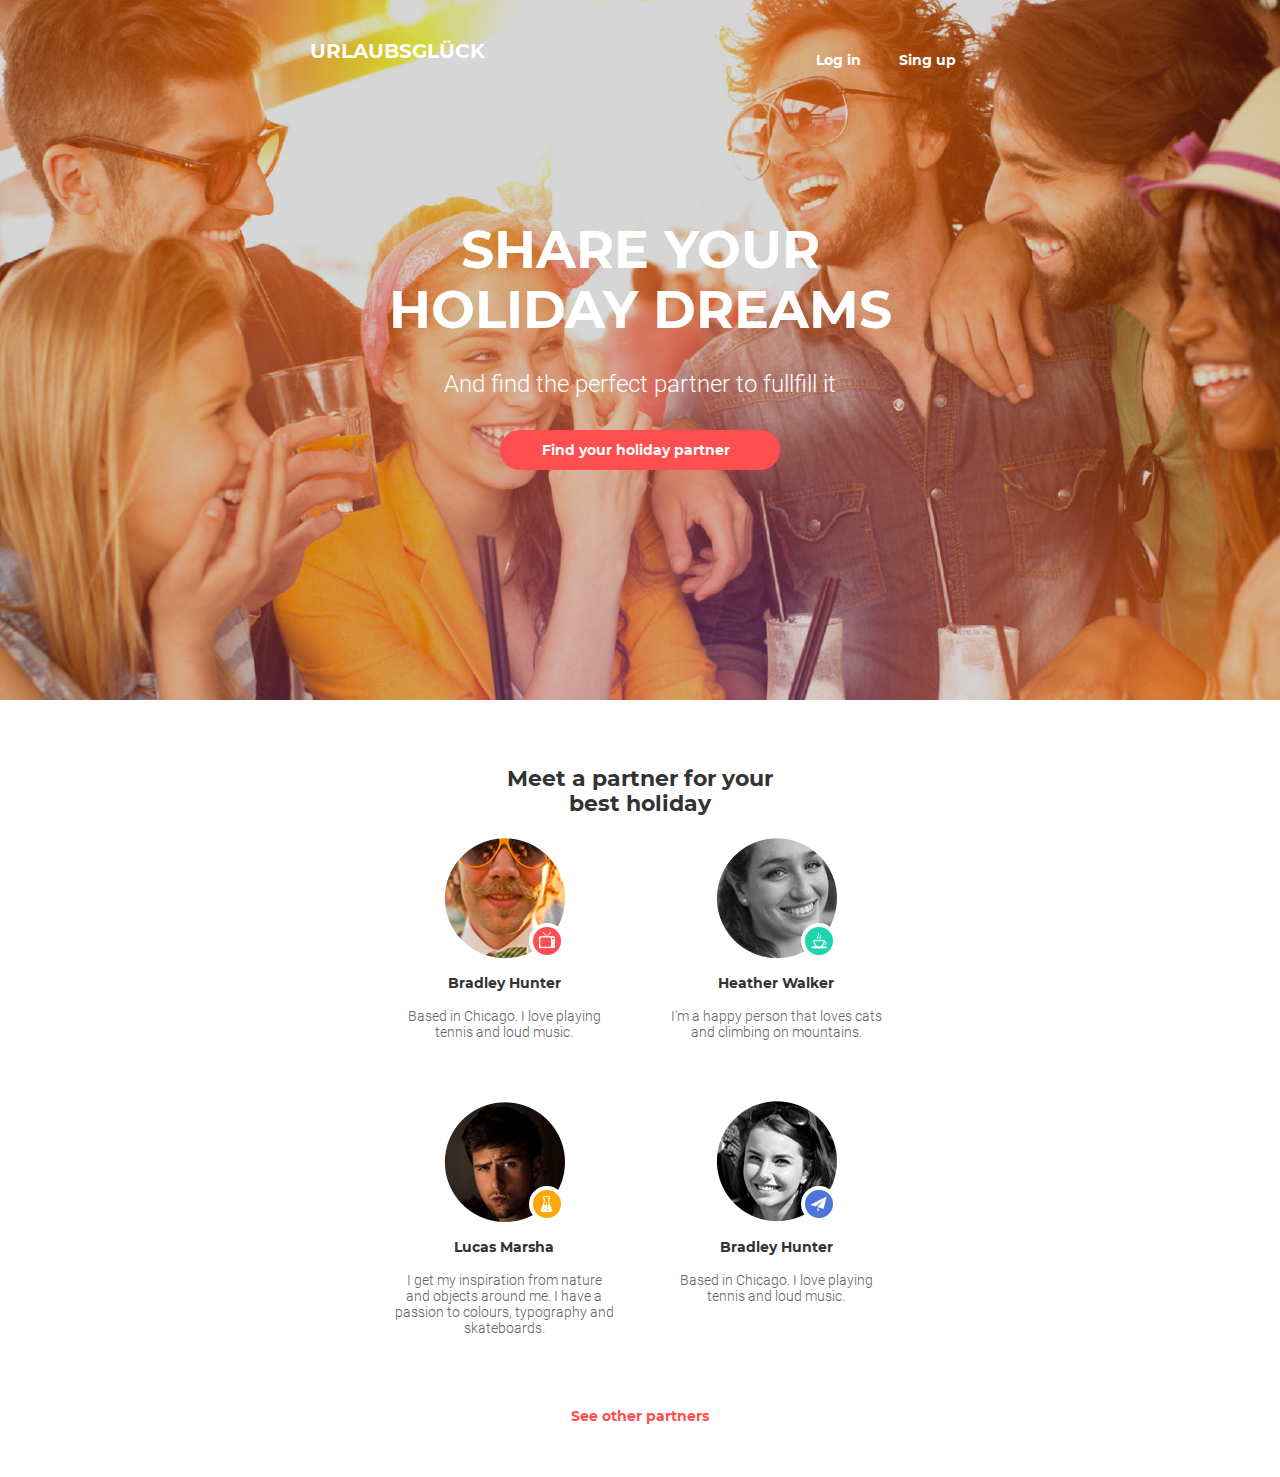
<file: module-8v3/index.html>
<!DOCTYPE html>
<html lang="en">
  <head>
    <meta charset="UTF-8" />
    <meta name="viewport" content="width=device-width, initial-scale=1.0" />
    <meta http-equiv="X-UA-Compatible" content="ie=edge" />
    <link rel="stylesheet" href="./css/normalize.css" />
    <link rel="stylesheet" href="./css/style.css" />
    <link rel="stylesheet" href="./css/madia.css" />
    <link rel="stylesheet" href="./css/fonts.css" />
    <title>Module08</title>
  </head>

  <body class="page">
    <header class="header">
      <img
        class="header-background"
        src="./img/Vector Smart Object.png"
        alt=""
      />
      <div class="header-wrapper">
        <div class="wrapper-head">
          <div class="nav-menu">
            <button class="menu-link btn-login">Log in</button>
            <button class="menu-link btn-singup">Sing up</button>
          </div>
          <h2 class="page-name">URLAUBSGLÜCK</h2>
        </div>
        <div class="wrapper-content">
          <h3 class="header-title">Share your holiday dreams</h3>
          <p class="header-paragraph">
            And find the perfect partner to fullfill it
          </p>
          <input
            class="header-search"
            type="search"
            placeholder="Find your holiday partner"
          />
        </div>
      </div>
    </header>
    <main class="page-main">
      <h3 class="main-title">Meet a partner for your best holiday</h3>
      <div class="main-wrapper">
        <div class="wrapper-people layer-6">
          <div class="people-img">
            <img src="./img/Layer 6.png" alt="Photo Bradley Hunter" />
            <div class="img-icon red">
              <img src="./img/Shape 128.png" alt="TV" />
            </div>
          </div>
          <div class="people-text">
            <h4 class="people-name">Bradley Hunter</h4>
            <p class="people-paragraph">
              Based in Chicago. I love playing tennis and loud music.
            </p>
          </div>
        </div>
        <div class="wrapper-people layer-8">
          <div class="people-img">
            <img src="./img/Layer 8.png" alt="Photo Lucas Marsha" />
            <div class="img-icon yellow">
              <img src="./img/Shape 155.png" alt="TV" />
            </div>
          </div>
          <div class="people-text">
            <h4 class="people-name">Lucas Marsha</h4>
            <p class="people-paragraph">
              I get my inspiration from nature and objects around me. I have a
              passion to colours, typography and skateboards.
            </p>
          </div>
        </div>
        <div class="wrapper-people layer-7">
          <div class="people-img">
            <img src="./img/Layer 7.png" alt="Photo Heather Walker" />
            <div class="img-icon green">
              <img src="./img/Shape 153.png" alt="TV" />
            </div>
          </div>
          <div class="people-text">
            <h4 class="people-name">Heather Walker</h4>
            <p class="people-paragraph">
              I'm a happy person that loves cats and climbing on mountains.
            </p>
          </div>
        </div>
        <div class="wrapper-people layer-10">
          <div class="people-img">
            <img src="./img/Layer 10.png" alt="Photo Bradley Hunter" />
            <div class="img-icon blue">
              <img src="./img/Shape 170.png" alt="TV" />
            </div>
          </div>
          <div class="people-text">
            <h4 class="people-name">Bradley Hunter</h4>
            <p class="people-paragraph">
              Based in Chicago. I love playing tennis and loud music.
            </p>
          </div>
        </div>
      </div>
    </main>
    <footer class="page-footer">
      <button class="footer-btn">See other partners</button>
    </footer>
  </body>
</html>
</file>
<file: module-09v2/css/style.css>
*{
    margin: 0;
    padding: 0;
    box-sizing: border-box;
}
*::after
*::before {
    box-sizing: inherit;
}

.container{
    padding-top: 20px;
    width: 320px;
}
.header{
    min-width: 338px;
    height: 540px;
    background-color: rgb(51, 51, 51);
    background-image: url(../img/Vector\ Smart\ Object.png);
    background-repeat: no-repeat;
    background-position: center center;
    background-size: cover;
}
.header__btn{
    display: block;
    font-family: 'Montserrat', sans-serif;
    font-weight: 700;
    font-size: 14px;
    text-align: center;
    color: rgb(255, 255, 255);
    height: 40px;
    border: 2px solid transparent;
    background: transparent;
    transition: border 2s;
    border-radius: 20px;
    outline: none;
}
.btn--login{
    width: 76px;
}
.btn--singup{
    width: 86px;
}
.header__btn:focus,
.header__btn:hover{
    border: 2px solid rgb(255, 255, 255);
}

.header__space{
    height: 120px;
}
.header__name{
    margin: auto;
    font-family: 'Montserrat', sans-serif;
    font-weight: 700;
    font-size: 20px;
    color: rgb(255, 255, 255);
}
.header__title{
    margin-top: 1em;
    font-family: 'Montserrat', sans-serif;
    font-weight: 700;
    font-size: 30px;
    color: rgb(255, 255, 255);
    text-transform: uppercase;
    text-align: center;
}
.header__paragraph{
    padding: 0.5em 0;
    font-family: 'Roboto', sans-serif;
    font-weight: 300;
    font-size: 18px;
    color: rgb(255, 255, 255);
    text-align: center;
}
.btn--search{
    width: 240px;
    font-family: 'Montserrat', sans-serif;
    font-weight: 700;
    font-size: 14px;
    color: rgb(255, 255, 255);
    background: rgb(255, 78, 80);
    text-align: center;
}
.btn--search:hover{
    outline:none;
}

/*--------------------------*/
.main{
    padding-top: 60px;
}
.main__title{
    font-family: 'Montserrat', sans-serif;
    font-weight: 700;
    font-size: 22px;
    color: rgb(51, 51, 51);
    text-align: center;
}
.people__img{
    height: 122px;
    position: relative;
}
.icon{
    position: absolute;
    width: 36px;
    height: 36px;
    border: 4px solid rgb(255, 255, 255);
    border-radius: 20px;
}
.red{
    background: rgb(255, 78, 80);
}
.yellow{
    background: rgb(255, 165, 7);
}
.green{
    background: rgb(28, 215, 173);
}
.blue{
    background: rgb(78, 115, 219);
}
.people__name{
    font-family: 'Montserrat', sans-serif;
    font-weight: 700;
    font-size: 14px;
    color: rgb(51, 51, 51);
    text-align: center;
    margin: 1.2em 0;
}
.people__desc{
    font-family: 'Roboto', sans-serif;
    font-weight: 300;
    font-size: 14px;
    color: rgb(102, 102, 102);
    text-align: center;
}
.footer__btn{
    width: 200px;
    height: 40px;
    border-radius: 20px;
    border: 4px solid transparent;
    font-family: 'Montserrat', sans-serif;
    font-weight: 700;
    font-size: 14px;
    color: rgb(255, 78, 80);
    background: none;
    transition: border 2s;
    outline: none;
}
.footer__btn:focus,
.footer__btn:hover{
    border: 4px solid rgb(255, 78, 80);
}
</file>
<file: module-09v2/css/media.css>
@media (min-width: 766px){
    .container{
        padding-top: 40px;
        width: 748px;
    }
    .header{
        height: 700px;
    }
    .header__space{
        height: auto;
    }
    .header__title{
        margin-top: 140px;
        font-size: 52px;
    }
    .header__paragraph{
        font-size: 24px;
        padding: 1em 0;
    }
}
@media(min-width: 958px){
    .container{
        width: 940px;
    }

}
</file>
<file: module-09v2/css/fonts.css>
/* montserrat-700 - cyrillic_latin */
@font-face {
  font-family: 'Montserrat';
  font-style: normal;
  font-weight: 700;
  src: url('../fonts/Montserrat/montserrat-v13-cyrillic_latin-700.woff2') format('woff2'), 
       url('../fonts/Montserrat/montserrat-v13-cyrillic_latin-700.woff') format('woff');
}
/* roboto-300 - cyrillic_latin */
@font-face {
  font-family: 'Roboto';
  font-style: normal;
  font-weight: 300;
  src: url('../fonts/Roboto/roboto-v19-cyrillic_latin-300.woff2') format('woff2'), /* Super Modern Browsers */
       url('../fonts/Roboto/roboto-v19-cyrillic_latin-300.woff') format('woff'); /* Legacy iOS */
}
</file>
<file: module-10/css/style.css>
*{
    margin: 0;
    padding: 0;
    -webkit-box-sizing: border-box;
            box-sizing: border-box;
}
*::after
*::before {
    -webkit-box-sizing: inherit;
            box-sizing: inherit;
}

.red{
    fill:red;
}
 
.jc--c{
    -webkit-box-pack: center;
        -ms-flex-pack: center;
            justify-content: center;
}
.ai--c{
    -webkit-box-align: center;
        -ms-flex-align: center;
            align-items: center;
}
.jc--sb{
    -webkit-box-pack: justify;
        -ms-flex-pack: justify;
            justify-content: space-between;
}
.ai--sb{
    -ms-flex-line-pack: justify;
        align-content: space-between;
}
.pos--a{
    position: absolute;
}
.pos__center{
    left: 50%;
    top: 50%;
    -webkit-transform: translate(-50%, -50%);
        -ms-transform: translate(-50%, -50%);
            transform: translate(-50%, -50%);
}
.pos__center--x{
    left: 50%;
    top: 0;
    -webkit-transform: translate(-50%, 0);
        -ms-transform: translate(-50%, 0);
            transform: translate(-50%, 0);
}
.z--10{
    z-index: 10;
}
.container{
    width: 1200px;
    margin: 0 auto;
}
.header{
    position: absolute;
    height: 90px;
    display: -webkit-box;
    display: -ms-flexbox;
    display: flex;
    z-index: 4;
}
.header__icon{
    -webkit-animation: animation__icon 1s linear;
            animation: animation__icon 1s linear;
}
@-webkit-keyframes animation__icon {
    from { -webkit-transform: translate(0, -50px); transform: translate(0, -50px); opacity: 0; }
    to { -webkit-transform: translate(0, 0); transform: translate(0, 0); opacity: 1; }
}
@keyframes animation__icon {
    from { -webkit-transform: translate(0, -50px); transform: translate(0, -50px); opacity: 0; }
    to { -webkit-transform: translate(0, 0); transform: translate(0, 0); opacity: 1; }
}
.header__menu{
    width: 490px;
    display: -webkit-box;
    display: -ms-flexbox;
    display: flex;
    list-style: none;
}
.menu__item{
    position: relative;
    outline: none;
}  
.menu__link{
    display: block;
    text-transform: uppercase;
    text-decoration: none;
    font-family: 'Montserrat', sans-serif;
    font-weight: 400;
    color: rgb(255, 255, 255);
    font-size: 14px;
    padding-bottom: 10px;
    text-align: center;
    -webkit-transition: color .2s linear;
    -o-transition: color .2s linear;
    transition: color .2s linear; 
}
.menu__link::after {
    position: absolute;
    content:"";
    width: 0;
    height: 2px;
    background: rgb(252, 227, 138);
    bottom: 0;
    left: 50%;
    -webkit-transition: width .2s linear, left .2s linear;
    -o-transition: width .2s linear, left .2s linear;
    transition: width .2s linear, left .2s linear;   
}
.menu__link:focus,
.menu__link:hover,
.menu__link:focus::after, 
.menu__link:hover::after {
    color: rgb(252, 227, 138);
    cursor: pointer;
    width: 100%;
    left:0;
}
.background{
    position: relative;
    min-width: 338px;
    height: 1000px;
}
.background--img{
    position: absolute;
    width: 100%;
    height: 1000px;
    background-image: url(../img/Layer\ 15.png);
    background-repeat: no-repeat;
    background-position: center center;
    /* background-attachment: fixed; */
    background-size: cover;
    z-index: 2;
}
</file>
<file: module-10/css/madia.css>
@media (-webkit-min-device-pixel-ratio: 2) {
    .background--img { background-image: url(../img/Layer\ 15@2x.png); }
  }
  .background--color{
      position: absolute;
      width: 100%;
      height: 1000px;
      z-index: 3;
      background: -webkit-gradient(linear, left top, left bottom, from(rgba(243, 129, 129, 0.9)), to(rgba(252, 227, 138, 0.9)));
      background: -webkit-linear-gradient(rgba(243, 129, 129, 0.9), rgba(252, 227, 138, 0.9));
      background: -o-linear-gradient(rgba(243, 129, 129, 0.9), rgba(252, 227, 138, 0.9));
      background: linear-gradient(rgba(243, 129, 129, 0.9), rgba(252, 227, 138, 0.9));
  
  }
  .main{
      display: -webkit-box;
      display: -ms-flexbox;
      display: flex;
      -webkit-box-orient: vertical;
      -webkit-box-direction: normal;
          -ms-flex-direction: column;
              flex-direction: column;
  }
  .title{
      height: 250px;
      display: -webkit-box;
      display: -ms-flexbox;
      display: flex;
      -webkit-box-orient: vertical;
      -webkit-box-direction: normal;
          -ms-flex-direction: column;
              flex-direction: column;
  }
  .title--bg{
      color: rgb(255, 255, 255);
      display: -webkit-box;
      display: -ms-flexbox;
      display: flex;
      -webkit-box-orient: vertical;
      -webkit-box-direction: normal;
          -ms-flex-direction: column;
              flex-direction: column;
  }
  .title__text{
      display: -webkit-box;
      display: -ms-flexbox;
      display: flex;
      -webkit-box-orient: vertical;
      -webkit-box-direction: normal;
          -ms-flex-direction: column;
              flex-direction: column;
  }
  .title__text--big{
      font-family: 'Montserrat', sans-serif;
      font-weight: 700;
      font-size: 24px;
      text-transform: uppercase;
  }
  .title__text--little{
      font-size: 24px;
      font-family: 'Kaushan Script', cursive;
  }
  .title__text--verygrate{
      width: 900px;
      font-family: 'Montserrat', sans-serif;
      font-weight: 700;
      font-size: 150px;
      text-transform: uppercase;
      text-align: center;
  }
  .title__text--grate{
      font-size: 72px;
      font-family: 'Kaushan Script', cursive;
  }
  .title::after{
      content: "";
      display: block;
      margin-top: 40px;
      width: 60px;
      height: 3px;
      background: rgb(243, 129, 129);
  }
  .services{
      height: 240px;
      display: -webkit-box;
      display: -ms-flexbox;
      display: flex;
      -ms-flex-wrap: wrap;
          flex-wrap: wrap;
  }
  .service__item{
      display: -webkit-box;
      display: -ms-flexbox;
      display: flex;
      -webkit-box-pack: start;
          -ms-flex-pack: start;
              justify-content: start;
      -webkit-box-align: start;
          -ms-flex-align: start;
              align-items: flex-start;
      width: 400px;
      height: 70px;
  }
  .service__img{
      display: -webkit-box;
      display: -ms-flexbox;
      display: flex;
      width: 90px;
  }
  .service__title{
      font-family: 'Montserrat', sans-serif;
      font-weight: 400;
      font-size: 14px;
      text-transform: uppercase;
  }
  .service__desc{
      color: rgb(229, 229, 229);
      padding-top: 1em;
      font-family: 'Roboto', sans-serif;
      font-weight: 400;
      font-size: 15px;
  }
  .team{
      margin: 0 auto;
      text-align: center;
      width: 960px;
      height: 140px;
  }
  .team__text{
      color: rgb(229, 229, 229);
      font-family: 'Roboto', sans-serif;
      font-weight: 400;
      font-size: 15px;
  }
  .peoples{
      height: 620px;
      display: -webkit-box;
      display: -ms-flexbox;
      display: flex;
      -ms-flex-wrap: wrap;
          flex-wrap: wrap;
      -webkit-box-align: start;
          -ms-flex-align: start;
              align-items: flex-start;
      list-style: none;
  }
  .peoples__item{
      background: rgb(149, 225, 211);
      display: -webkit-box;
      display: -ms-flexbox;
      display: flex;
      -webkit-box-orient: vertical;
      -webkit-box-direction: normal;
          -ms-flex-direction: column;
              flex-direction: column;
      
  }
  .peoples__img{
      position: relative;
      display: -webkit-box;
      display: -ms-flexbox;
      display: flex;
      -webkit-box-orient: vertical;
      -webkit-box-direction: normal;
          -ms-flex-direction: column;
              flex-direction: column;
      -webkit-transform: translate(0, 0);
          -ms-transform: translate(0, 0);
              transform: translate(0, 0);
      -webkit-transition: -webkit-transform .2s linear;
      transition: -webkit-transform .2s linear;
      -o-transition: transform .2s linear;
      transition: transform .2s linear;
      transition: transform .2s linear, -webkit-transform .2s linear;   
  }
  .peoples__item:hover .peoples__img{
      -webkit-transform: translate(-10px, -10px);
          -ms-transform: translate(-10px, -10px);
              transform: translate(-10px, -10px);
  }
  .peoples__item:hover .peoples__navigation{
      opacity: 1;
  }
  .peoples__navigation{
      opacity: 0;
      display: -webkit-box;
      display: -ms-flexbox;
      display: flex;
      position: absolute;
      width: 380px;
      height: 470px;
      background-image: -webkit-gradient(linear, left top, left bottom, from(rgba(243, 129, 129, 0.9)), to(rgba(252, 227, 138, 0.9)));
      background-image: -webkit-linear-gradient(rgba(243, 129, 129, 0.9), rgba(252, 227, 138, 0.9));
      background-image: -o-linear-gradient(rgba(243, 129, 129, 0.9), rgba(252, 227, 138, 0.9));
      background-image: linear-gradient(rgba(243, 129, 129, 0.9), rgba(252, 227, 138, 0.9));
      -webkit-transition: opacity .2s linear;
      -o-transition: opacity .2s linear;
      transition: opacity .2s linear;   
  }
  .peoples__wrap{
      width: 230px;
      display: -webkit-box;
      display: -ms-flexbox;
      display: flex;
  }
  .peoples__icon{
      display: -webkit-box;
      display: -ms-flexbox;
      display: flex;
      width: 56px;
      height: 56px;
      background: rgb(252, 227, 138);
      -webkit-transition: background .2s linear;
      -o-transition: background .2s linear;
      transition: background .2s linear; 
  }
  .peoples__icon:hover{
      background: rgb(243, 129, 129);
  }
  .peoples__icon:hover .peoples__icon--img{
      fill: rgb(255, 255, 255);
  }
  .peoples__icon--img{
      display: -webkit-box;
      display: -ms-flexbox;
      display: flex;
      fill:rgb(243, 129, 129);
         -webkit-transition: fill .2s linear;
         -o-transition: fill .2s linear;
         transition: fill .2s linear; 
  }
  
  .peoples__text{
      background: rgb(255, 255, 255);
      display: -webkit-box;
      display: -ms-flexbox;
      display: flex;
      -webkit-box-orient: vertical;
      -webkit-box-direction: normal;
          -ms-flex-direction: column;
              flex-direction: column;
  }
  .peoples__name{
      margin-top: 1.2em;
      font-size: 14px;
      text-transform: uppercase;
      font-family: 'Montserrat', sans-serif;
      font-weight: 400;
  }
  .peoples__position{
      font-family: 'Roboto', sans-serif;
      font-weight: 300;
      font-style: italic;
      font-size: 15px;
      line-height: 1.6;
      color: rgb(229, 229, 229);
  }
  .footer{
      border-top: 1px solid rgb(229, 229, 229);
      display: -webkit-box;
      display: -ms-flexbox;
      display: flex;
      height: 64px;
  }
  .footer__text{
      display: -webkit-box;
      display: -ms-flexbox;
      display: flex;
      font-size: 14px;
      font-family: 'Montserrat', sans-serif;
      font-weight: 400;
  }
  .footer__text--bg{
      margin-left: 0.3em;
      color: rgb(243, 129, 129);
  }
  .footer__form{
      display: -webkit-box;
      display: -ms-flexbox;
      display: flex;
      width: 380px;
      height: 40px;
  }
  .footer__input{
      width: 230px;
      height: 40px;
      border: 1px solid rgb(229, 229, 229);
      outline: none;
  }
  .footer__input:focus{
      border: 1px solid rgb(229, 229, 229);
  }
  .btn{
      outline: none;
      text-transform: uppercase;
      text-decoration: none;
      font-family: 'Montserrat', sans-serif;
      font-size: 14px;
      font-weight: 700;
      color: rgb(255, 255, 255);
  }
  .btn--submit{
      border: none;
      background: rgb(149, 225, 211);
      width: 150px;
      height: 40px;
      -webkit-transition: background .2s linear;
      -o-transition: background .2s linear;
      transition: background .2s linear; 
  }
  .btn--more{
      background: transparent;
      border: 3px solid rgb(255, 255, 255);
      width: 160px;
      height: 40px;
      margin-top: 100px;
      -webkit-transition: color .2s linear, border .2s linear;
      -o-transition: color .2s linear, border .2s linear;
      transition: color .2s linear, border .2s linear; 
  }
  .btn--more:focus,
  .btn--more:hover{
      color: rgb(252, 227, 138);
      border: 3px solid  rgb(252, 227, 138);
  }
  .btn--submit:focus,
  .btn--submit:hover{
      background: rgb(243, 129, 129);
  }
</file>
<file: module-3/css/style.css>
* 
{
  margin: 0;
  padding: 0;
}
body {
    text-align: center; 
    min-width: 100 vh;
    font-family: "Playfair Display", serif;
   
}
header {
    
    width: 900px;
    height: 99px;
    text-align: center;
    margin: auto;
    }
nav li {
    display: inline;
    margin-right: 60px;
    margin-left: 60px;
    text-align: center;
    list-style: none;


}

a {
text-transform: uppercase;
color: #000000;
text-decoration: none;


}
nav {
  text-align: center;
  font-size: 14px;
  text-transform: uppercase;
  margin-bottom: 103px;
  margin-top: 49px;
  font-weight: bold;
  text-transform: none;
  list-style: none;
  /* margin-left: 240px; */

  
 }
.wrapper {
    width: 960px;
    margin: 0 auto;
}
.card {
display:inline-block;
width: 420px;
margin-right: 56px;
vertical-align: top;
text-align: left;
}
p {
    margin-top: 38px;
    margin-bottom: 148px;
    font-size: 14px;
}
button{
    width: 160px;
    height: 60px;
    margin-left: -52px;
    margin-top: -git54px;
    margin-bottom: 54px;
}
h4 {
    margin-top: 31px;
    margin-bottom: 33px;
    text-transform: uppercase;
}
h3{
    line-height: 23px;
    font-size: 30px;

}

a:hover{
    color: #03a9f4;
}
</file>
<file: module-4/css/style.css>
html {
  box-sizing: border-box;
}
*,
  *::after
  *::before {
   box-sizing: inherit;
  }

img {
  display:block;
  max-width: 100%;
  height: auto;
 }



.clearfix::after {
  content: "";
  display: table;
  clear: both;
  }


.container{
  width: 1110px;
  margin: 0 auto;
  
}



.page-header{

  margin-bottom: 105px;

}


.site-navigation{
  margin: 0;
  padding: 0;
  list-style: none;
  font-size: 14px;
  display: inline-block;
  width: 1026px;
  text-align: right;
  vertical-align: middle;


}


.site-navigation li{
  display: inline-block;
  margin-right: 30px;
}
.site-navigation li:last-child{
  margin-right: 0;
}

.site-navigation a{
  text-decoration: none;
  text-transform: uppercase;
  font-weight: 700;
  line-height: 16px;
  display: block;
}

.site-logo{
  display:inline-block;
  vertical-align: middle;
}

.site-navigation a:hover,
.site-navigation a:focus{
    color: rgb(26, 188, 156);
}
.page-nav{
  padding: 38px 0;
}

/* Section 1 */

.featured-products {
  margin: 0;
  padding: 0;
  
}

.featured-title {
  margin-bottom: 130px;
}
.featured-products-item {
  float: left;
  width: 254px;
  margin-right: 30px;
  margin-bottom: 30px;
  
}

.featured-products-item:nth-child(4n) {
  margin-right: 0;
}

.featured-products-item:nth-last-child(-n + 4) {
  margin-bottom: 0;
}

.featured {
  margin-bottom: 104px;

}

h2 {
  text-transform: uppercase;
  text-align: center;
  color: #666666;
  font-size: 48px;
}

/* products */
.image-product {
  width: 254px;
  height: 284px;
  background: rgb(233, 240, 253);
}
.name-product {
  height: 40px;
  width: 200px;
  background: rgb(50, 50, 50);
  float: left;
  padding-left: 15px;
  line-height: 40px;
  font-size: 18px;
  color: #fff;
  text-transform: uppercase;
  vertical-align: middle;
  padding: 8 96 8 14;
  display: block;
}
.price-product {
  width: 39px;
  height: 40px;
  background: rgb(140, 140, 140);
  float: left;
  text-align: center;
  line-height: 37px;
  
  color: #fff;
  text-align: center;
  vertical-align: middle;
}
.price-color {
  font-size: 18px;
}

.featured-products a:hover,
.featured-products a:focus {
  color: #33cc99;
}

/* Latest news */

.news-list {
  margin: 0;
  padding: 0;
  
  
  
}

.news-list-item {
  float: left;
  max-width: 350px;
  margin-right: 30px;
  
  text-align: justify;
  margin-bottom: 18px;
  
   
}

.news-list-item:nth-child(3n) {
  margin-right: 0;
}
.news-list-item:nth-last-child(-n + 3) {
  margin-bottom: 0;
}

.news-list-item h3 {
  color: #666666;
  line-height: 26px;
  font-size: 18px;
  margin-bottom: 16px;
}

.news-list-item p {
  color: #666666;
  line-height: 26px;
  font-size: 14px;
  
}

.news-list {
  margin-top: 120px;
  white-space: normal;
}
.news-list-text {
  font-size: 14px;
  
}
.news-list-title {
  font-size: 18px;
}
.news-button {
  border: none;
  padding: 14px 42px;
  margin: 0;
  background-color: #33cc99;
  font-size: 16px;
  line-height: 26px;
  display: block;
  border-radius: 4%;

  
  color: #fff;
  text-align-last: center;
  
  cursor: pointer;
}


 .price-product::before{
  content: "$";
 }

 .featured-products-item:hover .name-product {
  background: #1abc9c;
}
.featured-products-item:hover .price-product {
  background: #7fd9c7;
}


.featured-title::after {
  margin: 0 auto;
  display: block;
  content: "";
  width: 164px;
  height: 7px;
  background-color: #19bb9b;
  margin-bottom: 90px;
 }


 .news-list-title::after {
  content: " ";
  display: block;
  width: 135.80px;
  height: 3.40px;
  background-color: #1cb99a;
  margin: 0;
  margin-top: 14px;
 }
</file>
<file: module-8v3/css/style.css>
*{
    margin: 0;
    padding: 0;
    box-sizing: border-box;
}
*::after
*::before {
    box-sizing: inherit;
}

.page{
    width: 100%;
}
.header{
    position: relative;
    display: block;
    min-width: 320px;
    margin: 0 auto;
    height: 540px;
    background: rgb(51, 51, 51);
}
.header-background{
    position: absolute;
    width: 100%;
    height: 540px;
    display: block;
    object-fit: cover;
    z-index: 0;
}
.header-wrapper{
    width: 320px;
    height: 100%;
    position: absolute;
    left: 50%;
    transform: translate(-50%, 0);
    display: flex;
    flex-direction: column;
    align-items: center;
    z-index: 1;
    
}
.wrapper-head{
    display: flex;
    flex-direction: column;
    align-items: center;
    justify-content: space-between;
    margin-top: 20px;
    margin-bottom: 20px;
    height: 180px;
}
.nav-menu{
    display: flex;
    justify-content: space-between;
    width: 170px;
    height: 40px;
}
.menu-link{
    font-family: 'Montserrat', sans-serif;
    font-weight: 700;
    font-size: 14px;
    color: rgb(255, 255, 255);
    height: 40px;
    border: 2px solid transparent;
    background: transparent;
    transition: border 2s;
    border-radius: 20px;
    outline: none;
}
.btn-login{
    width: 76px;
}
.btn-singup{
    width: 86px;
}
.menu-link:focus,
.menu-link:hover{
    border: 2px solid rgb(255, 255, 255);
}
.page-name{
    font-family: 'Montserrat', sans-serif;
    font-weight: 700;
    font-size: 20px;
    color: rgb(255, 255, 255);
}
.wrapper-content {
    width: 320px;
    height: 180px;
    display: flex;
    flex-direction: column;
    align-items: center;
    justify-content: space-between;
}
.header-title{
    max-width: 320px;
    display: block;
    font-family: 'Montserrat', sans-serif;
    font-weight: 700;
    font-size: 30px;
    color: rgb(255, 255, 255);
    text-transform: uppercase;
    text-align: center;
}
.header-paragraph{
    width: 220px;
    font-family: 'Roboto', sans-serif;
    font-weight: 300;
    font-size: 18px;
    color: rgb(255, 255, 255);
    text-align: center;
}
.header-search{
    width: 280px;
    height: 40px;
    padding: 0 10px 0 15px;
    font-family: 'Montserrat', sans-serif;
    font-weight: 700;
    font-size: 14px;
    color: rgb(255, 255, 255);
    background: rgb(255, 78, 80);
    border-radius: 20px;
    border: none;
    outline: none;
}
.header-search::placeholder{
    font-family: 'Montserrat', sans-serif;
    font-weight: 700;
    font-size: 14px;
    color: rgb(255, 255, 255);
    text-align: center;
}
.page-main{
    display: flex;
    flex-direction: column;
    align-items: center;
    padding-top: 66px;
}
.main-title{
    width: 280px;
    font-family: 'Montserrat', sans-serif;
    font-weight: 700;
    font-size: 22px;
    color: rgb(51, 51, 51);
    text-align: center;
    margin-bottom: 20px;
}
.main-wrapper{
    width: 320px;
    display: flex;
    flex-wrap: wrap;
    justify-content: center;
}
.wrapper-people{
    margin-bottom: 30px;
    width: 220px;
    /* height: 240px; */
    display: flex;
    flex-direction: column;
    align-items: center;
    justify-content: flex-start;
}
.people-img{
    height: 122px;
    position: relative;
    display: flex;
    justify-content: flex-end;
    align-items: flex-end;
}
.img-icon{
    position: absolute;
    display: flex;
    justify-content: center;
    align-items: center;
    width: 36px;
    height: 36px;
    border: 4px solid rgb(255, 255, 255);
    border-radius: 20px;
}
.red{
    background: rgb(255, 78, 80);
}
.yellow{
    background: rgb(255, 165, 7);
}
.green{
    background: rgb(28, 215, 173);
}
.blue{
    background: rgb(78, 115, 219);
}
.people-text{
    width: 220px;
    /* height: 118px; */
    display: flex;
    flex-direction: column;
    align-items: center;

}
.people-name{
    font-family: 'Montserrat', sans-serif;
    font-weight: 700;
    font-size: 14px;
    color: rgb(51, 51, 51);
    text-align: center;
    margin: 1.2em 0;
}
.people-paragraph{
    font-family: 'Roboto', sans-serif;
    font-weight: 300;
    font-size: 14px;
    color: rgb(102, 102, 102);
    text-align: center;
}
.layer-6{
    order: 1;
}
.layer-8{
    order: 2;
}
.layer-7{
    order: 3;
}
.layer-10{
    order: 4;
}
.footer-btn{
    width: 280px;
    height: 40px;
    border-radius: 20px;
    border: 4px solid transparent;
    font-family: 'Montserrat', sans-serif;
    font-weight: 700;
    font-size: 14px;
    color: rgb(255, 78, 80);
    background: none;
    transition: border 2s;
}
.page-footer{
    width: 100%;
    display: flex;
    justify-content: center;
    padding-bottom: 40px;
}
.footer-btn:focus,
.footer-btn:hover{
    border: 2px solid rgb(255, 78, 80);
}
</file>
<file: module-8v3/css/madia.css>
@media (min-width: 766px){
    .header{
        min-width: 748px;
        height: 700px;
        margin: 0 auto;
    }
    .header-background{
        width: 100%;
        height: 700px;
        display: block;
        object-fit: cover;
    }
    .header-wrapper{
        width: 748px;
    }
    .main-wrapper{
        width: 492px;
        justify-content: space-between;
    }
    .wrapper-head{
        width: 660px;
        flex-direction: row;
        align-items: flex-start;
        margin-top: 40px;
        margin-bottom: 0;
    }
    .nav-menu{
        order: 2;
    }
    .page-name{
        order: 1;
    }
    .wrapper-content {
        width: 100%;
        height: 250px;
    }
    .header-title{
        max-width: 540px;
        font-size: 52px;
    }
    .header-paragraph{
        width: 540px;
        font-size: 24px;
    }
    .wrapper-people{
        margin-bottom: 60px;
    }
    .layer-6{
        order: 1;
    }
    .layer-8{
        order: 3;
    }
    .layer-7{
        order: 2;
    }
    .layer-10{
        order: 4;
    }
}
@media(min-width: 1458px){
    .header{
        min-width: 1440px;
    }
    .header-wrapper{
        width: 1440px;
    }
    .main-wrapper{
        width: 940px;
    }
    .wrapper-head{
        width: 940px;
        flex-direction: row;
        align-items: flex-start;
        margin-top: 40px;
        margin-bottom: 0;
    }
    .main-title{
        margin-bottom: 30px;
    }
}
</file>
<file: module-8v3/css/fonts.css>
/* montserrat-700 - cyrillic_latin */
@font-face {
  font-family: 'Montserrat';
  font-style: normal;
  font-weight: 700;
  src: url('../fonts/Montserrat/montserrat-v13-cyrillic_latin-700.woff2') format('woff2'), 
       url('../fonts/Montserrat/montserrat-v13-cyrillic_latin-700.woff') format('woff');
}
/* roboto-300 - cyrillic_latin */
@font-face {
  font-family: 'Roboto';
  font-style: normal;
  font-weight: 300;
  src: url('../fonts/Roboto/roboto-v19-cyrillic_latin-300.woff2') format('woff2'), /* Super Modern Browsers */
       url('../fonts/Roboto/roboto-v19-cyrillic_latin-300.woff') format('woff'); /* Legacy iOS */
}
</file>
